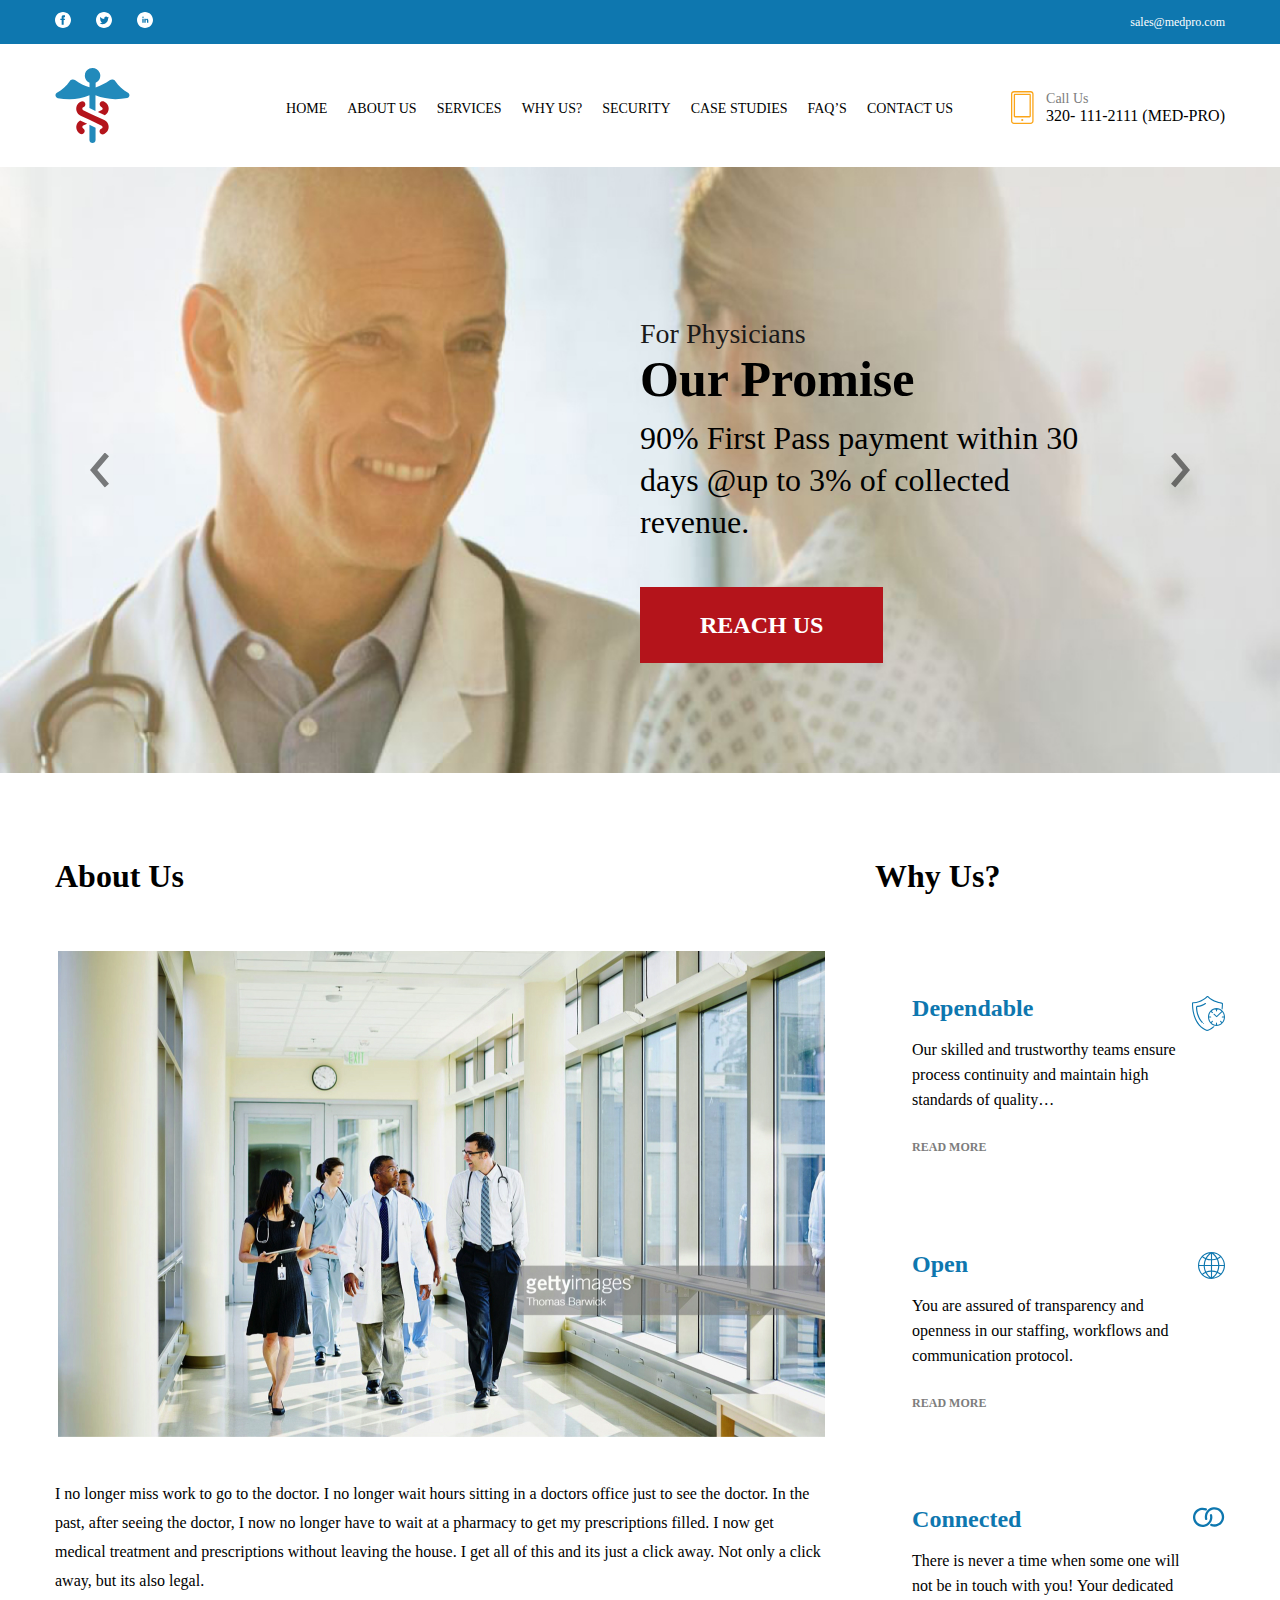
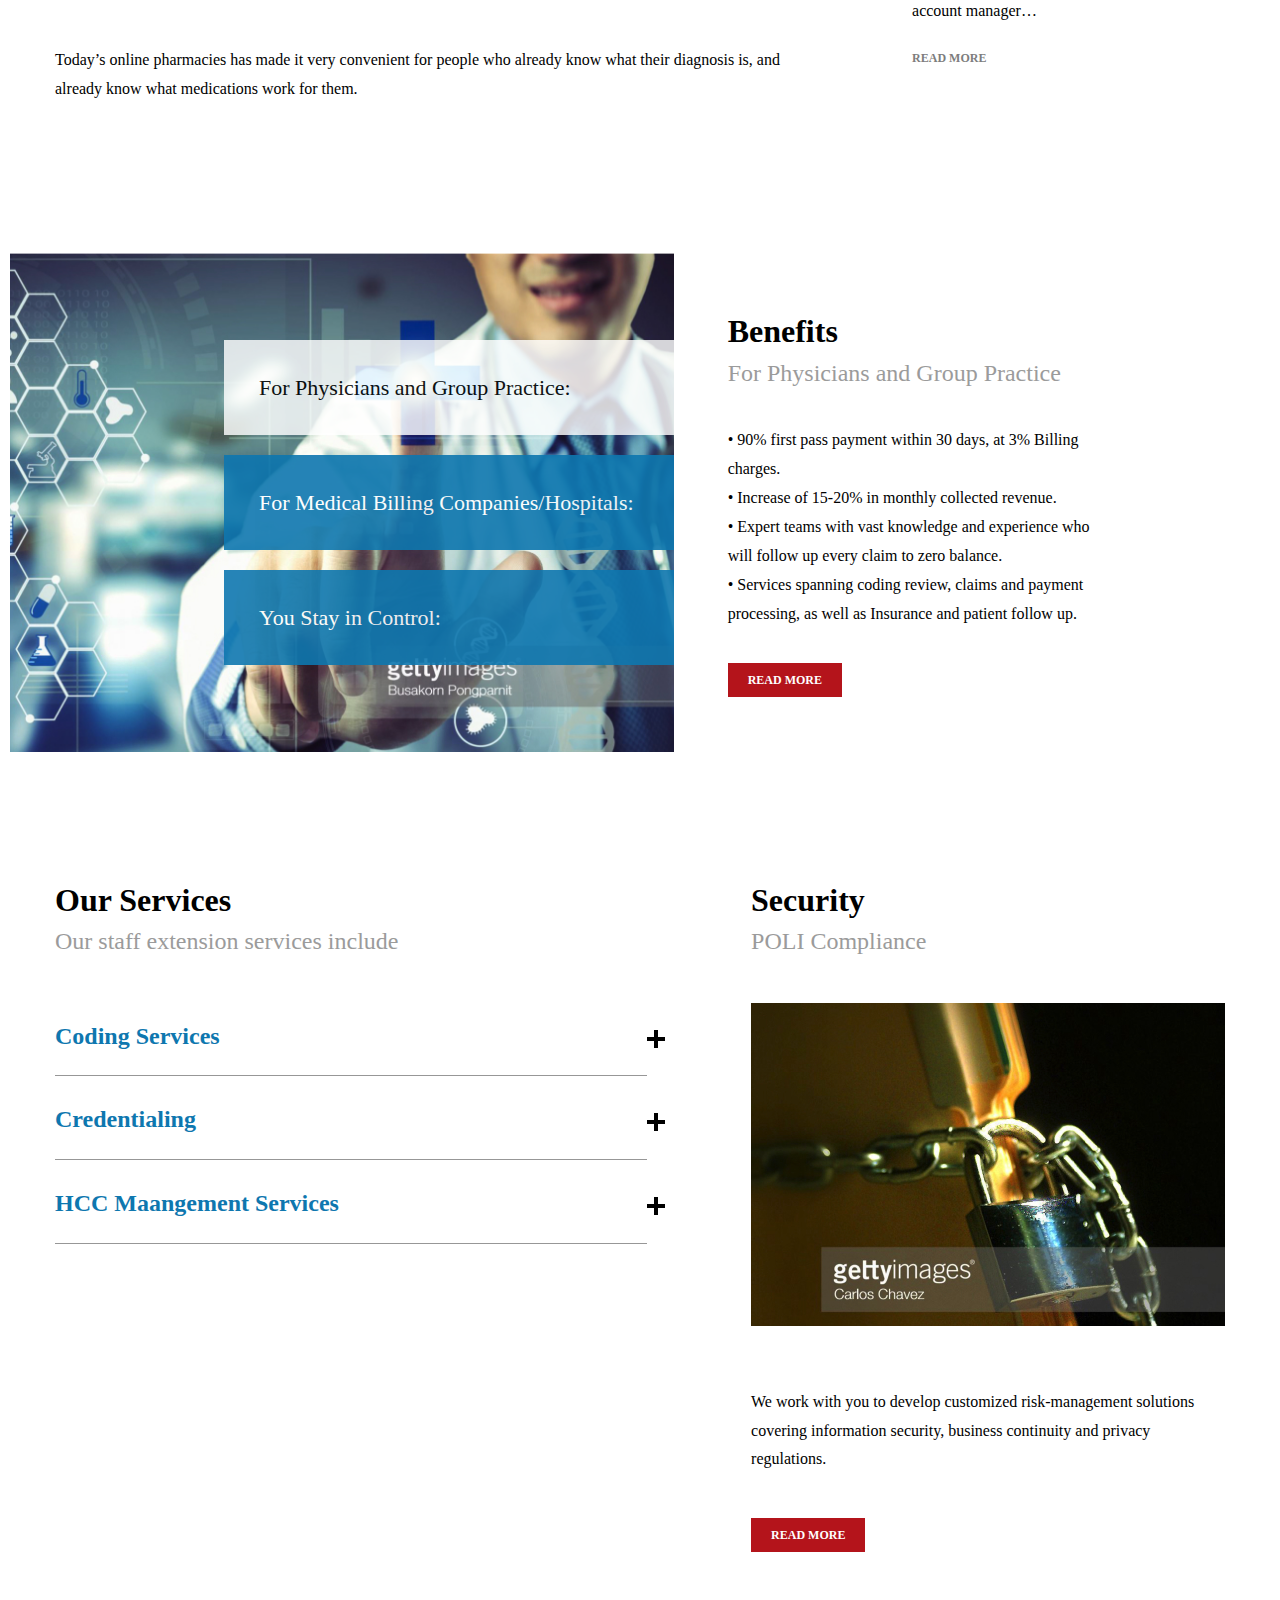
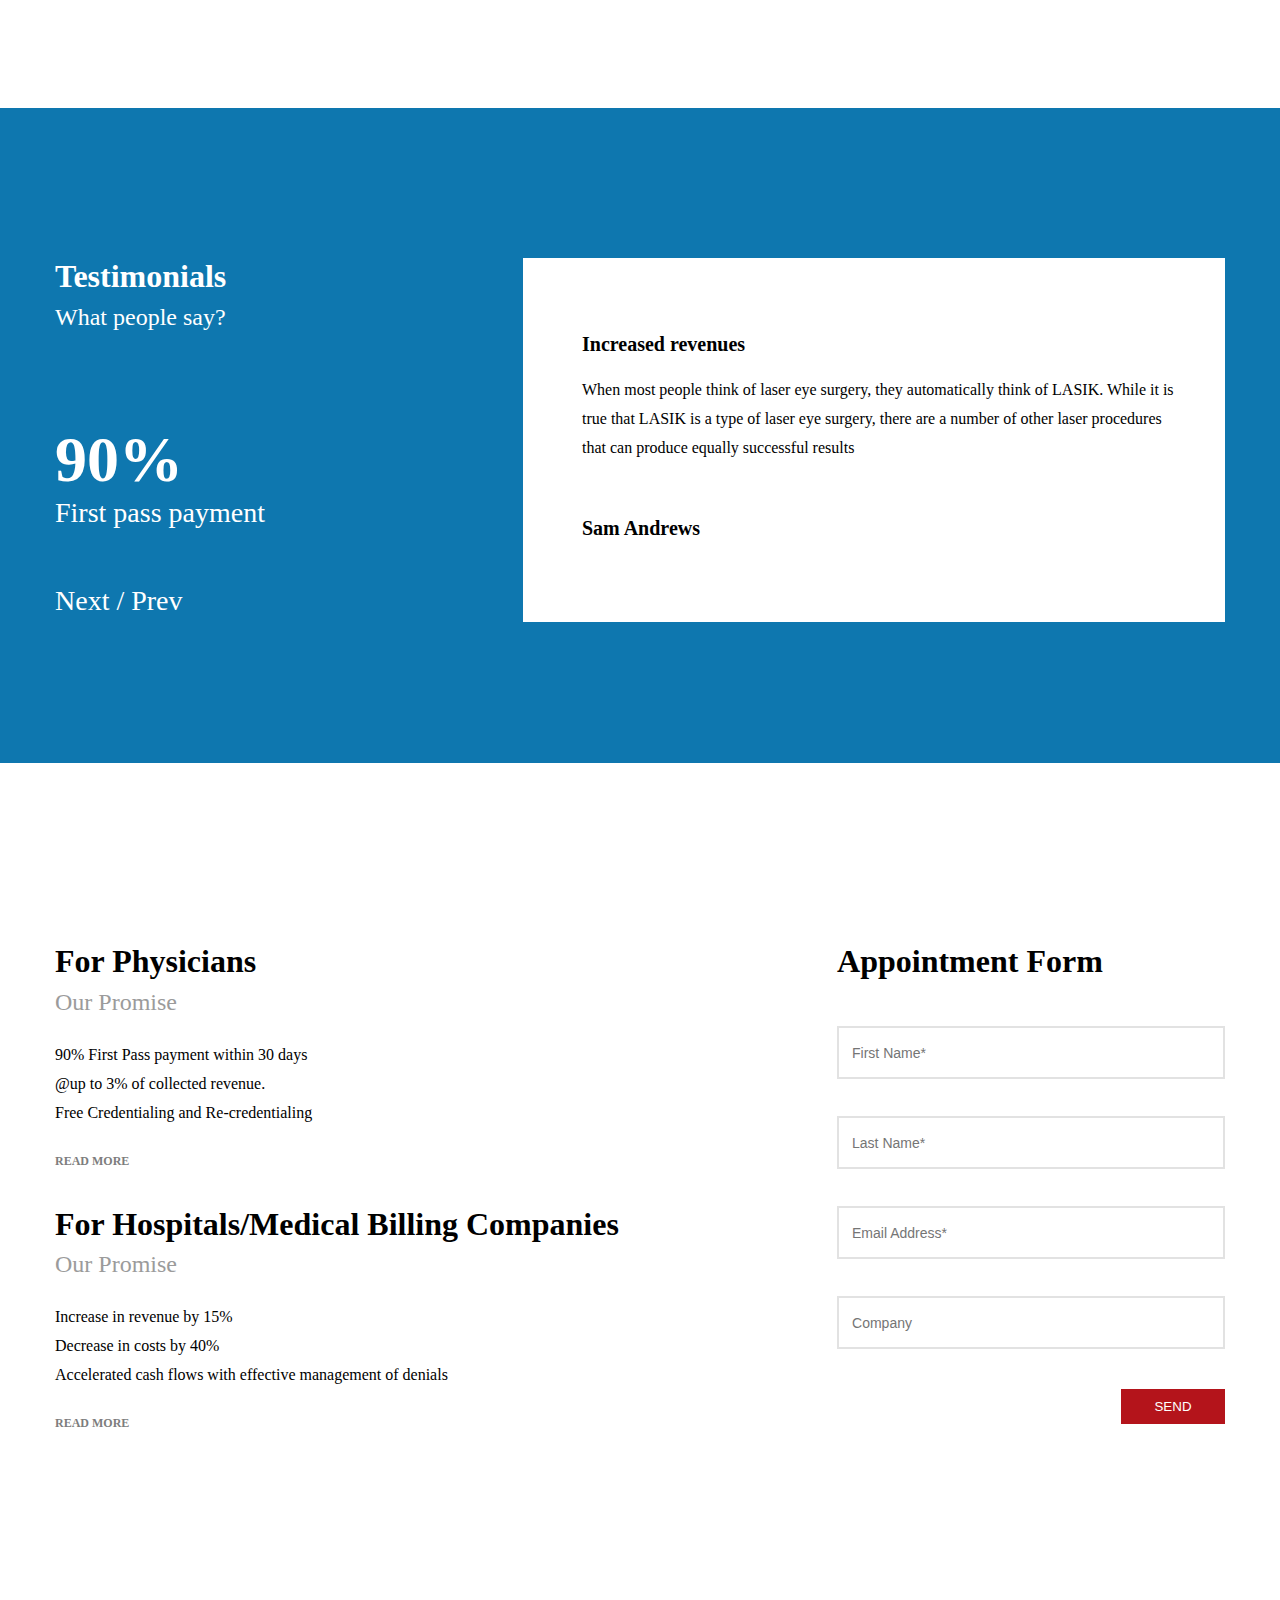
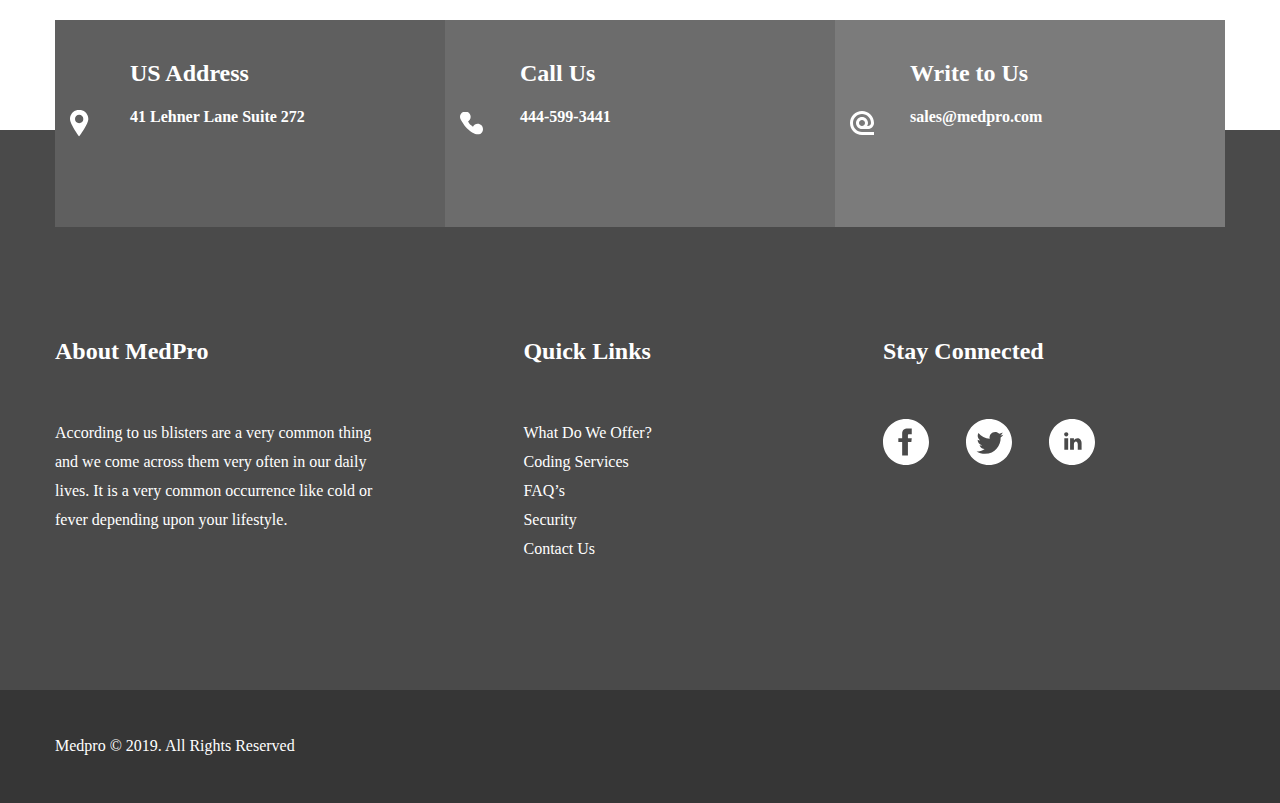
<file: index.html>
<!DOCTYPE html>
<html lang="en">
<head>
   <meta charset="UTF-8">
   <meta http-equiv="X-UA-Compatible" content="IE=edge">
   <meta name="viewport" content="width=device-width, initial-scale=1.0">
   <link rel="stylesheet" href="css/style.css">
   <title>Self 17</title>
</head>
<body>
   <div class="wrapper">
      <header class="header">
         <div class="header__up">
            <div class="container">
               <div class="header__up_body">
                  <div class="header__soces">
                     <a href="#" class="header__soc_link"><img src="img/soc11.svg" alt="icon"></a>
                     <a href="#" class="header__soc_link"><img src="img/soc12.svg" alt="icon"></a>
                     <a href="#" class="header__soc_link"><img src="img/soc13.svg" alt="icon"></a>
                  </div>
                  <a href="#" class="header__link1">sales@medpro.com</a></div>
               </div>
         </div>
         <div class="header__next">
            <div class="container">
               <div class="header__body">
                  <a href="#" class="header__logo"><img src="img/logo.svg" alt="icon"></a>
                  <div class="header__part2">
                     <nav class="header__menu menu">
                        <ul class="menu__list">
                           <li class="menu__item">
                              <a href="#" class="menu__link">HOME</a>
                           </li>
                           <li class="menu__item">
                              <a href="#" class="menu__link">ABOUT US</a>
                           </li>
                           <li class="menu__item">
                              <a href="#" class="menu__link">SERVICES</a>
                           </li>
                           <li class="menu__item">
                              <a href="#" class="menu__link">WHY US?</a>
                           </li>
                           <li class="menu__item">
                              <a href="#" class="menu__link">SECURITY</a>
                           </li>
                           <li class="menu__item">
                              <a href="#" class="menu__link">CASE STUDIES</a>
                           </li>
                           <li class="menu__item">
                              <a href="#" class="menu__link">FAQ’S</a>
                           </li>
                           <li class="menu__item">
                              <a href="#" class="menu__link">CONTACT US</a>
                           </li>
                        </ul>
                     </nav>
                     <a href="#" class="header__phone">
                        <img src="img/tel.svg" alt="icon" class="header__img_tel">
                        <div class="header__tel_text">
                           Call Us<br><span>320- 111-2111 (MED-PRO)</span>
                        </div>
                     </a>
                  </div>
               </div>
            </div>
         </div>
      </header>
      <main class="page">
         <div class="page1">
            <div class="product">
               <img src="img/arrow1.svg" alt="icon" class="page1__arrow page1__arrow1">
               <div class="product_item">
                  <div class="container2">
                     <div class="page1__body">
                        <div class="page1__bock_text">
                           <figure class="page1__text1">For Physicians</figure>
                           <h1 class="page1__title">Our Promise</h1>
                           <p class="page1__text2">90% First Pass payment within 30 days @up to 3% of collected revenue.</p>
                           <a href="#" class="page1__link">REACH US</a>
                        </div>
                     </div>
                  </div>
               </div>
               <div class="product_item">
                  <div class="container2">
                     <div class="page1__body">
                        <div class="page1__bock_text">
                           <figure class="page1__text1">For Physicians</figure>
                           <h1 class="page1__title">Our Promise</h1>
                           <p class="page1__text2">90% First Pass payment within 30 days @up to 3% of collected revenue.</p>
                           <a href="#" class="page1__link">REACH US</a>
                        </div>
                     </div>
                  </div>
               </div>
               <img src="img/arrow2.svg" alt="icon" class="page1__arrow page1__arrow2">
            </div>
         </div>
         <div class="page2">
            <div class="container">
               <div class="page2__body">
                  <div class="page2__part1">
                     <h2 class="page2__title title">About Us</h2>
                     <img src="img/img2.jpg" alt="icon" class="page2__img">
                     <p class="page2__text1 text">
                        I no longer miss work to go to the doctor. I no longer wait hours sitting in a 
                        doctors office just to see the doctor. In the past, after seeing the doctor, I 
                        now no longer have to wait at a pharmacy to get my prescriptions filled. I now 
                        get medical treatment and prescriptions without leaving the house. I get all of 
                        this and its just a click away. Not only a click away, but its also legal.
                     </p>
                     <p class="page2__text2 text">
                        Today’s online pharmacies has made it very convenient for people who already know 
                        what their diagnosis is, and already know what medications work for them.
                     </p>
                  </div>
                  <div class="page2__part2">
                     <h2 class="page2__title title title21">Why Us?</h2>
                     <div class="page2__block_text block2">
                        <img src="img/img21.svg" alt="icon" class="block2__img">
                        <strong class="block2__title">Dependable</strong>
                        <figure class="block2__text1">
                           Our skilled and trustworthy teams ensure process continuity and maintain high standards of quality…
                        </figure>
                        <a href="#" class="block2__link">READ MORE</a>
                     </div>
                     <div class="page2__block_text block2">
                        <img src="img/img22.svg" alt="icon" class="block2__img">
                        <strong class="block2__title">Open</strong>
                        <figure class="block2__text1">
                           You are assured of transparency and openness in our staffing, workflows and communication protocol. 
                        </figure>
                        <a href="#" class="block2__link">READ MORE</a>
                     </div>
                     <div class="page2__block_text block2">
                        <img src="img/img23.svg" alt="icon" class="block2__img">
                        <strong class="block2__title">Connected</strong>
                        <figure class="block2__text1">
                           There is never a time when some one will not be in touch with you!  Your dedicated account manager…
                        </figure>
                        <a href="#" class="block2__link">READ MORE</a>
                     </div>
                  </div>
               </div>
            </div>
         </div>
         <div class="page3">
            <div class="container2">
               <div class="page3__body">
                  <div class="page3__part1">
                     <div class="page3__choices">
                        <figure class="page3__choice page3__choice1">For Physicians and Group Practice:</figure>
                        <figure class="page3__choice">For Medical Billing Companies/Hospitals:</figure>
                        <figure class="page3__choice">You Stay in Control:</figure>
                     </div>
                  </div>
                  <div class="page3__part2">
                     <h3 class="page3__title title">Benefits</h3>
                     <figure class="page3__text2 text2">For Physicians and Group Practice</figure>
                     <ul class="page3__list">
                        <li class="page3__item text">
                           • 90% first pass payment within 30 days, at 3% Billing charges.
                        </li>
                        <li class="page3__item text">
                           • 	Increase of 15-20% in monthly collected revenue.
                        </li>
                        <li class="page3__item text">
                           • 	Expert teams with vast knowledge and experience who will follow up every claim to zero balance.
                        </li>
                        <li class="page3__item text">
                           • 	Services spanning coding review, claims and payment processing, as well as Insurance and patient follow up.
                        </li>
                     </ul>
                     <a href="#" class="page3__link">READ MORE</a>
                  </div>
               </div>
            </div>
         </div>
         <div class="page4">
            <div class="container">
               <div class="page4__body">
                  <div class="page4__part1">
                     <h3 class="page4__title title">Our Services</h3>
                     <figure class="page4__text2 text2">Our staff extension services include</figure>
                     <div class="page4__zer one">
                        <div class="page4__block_text block4 block42">
                           <div class="block4__up">
                              <strong class="block4__title text3">Coding Services</strong>
                              <div class="block4__plus"></div>
                           </div>
                           <div class="block41">
                              <div class="block4__block_img">
                                 <img src="img/img41.png" alt="icon" class="block4__img">
                                 <div class="block4__block_text">
                                    <figure class="block4__text1 text">
                                       We offer high quality coding and auditing services to hospitals and physicians; 
                                       services extended for Anesthesia, Radiology, E&M and Surgery coding.
                                    </figure>
                                    <a href="#" class="block4__link">READ MORE</a>
                                 </div>
                              </div>
                           </div>
                        </div>
                        <div class="page4__block_text block4">
                           <div class="block4__up">
                              <strong class="block4__title text3">Credentialing</strong>
                              <div class="block4__plus"></div>
                           </div>
                           <div class="block41">
                              <div class="block4__block_img">
                                 <img src="img/img41.png" alt="icon" class="block4__img">
                                 <div class="block4__block_text">
                                    <figure class="block4__text1 text">
                                       We offer high quality coding and auditing services to hospitals and physicians; 
                                       services extended for Anesthesia, Radiology, E&M and Surgery coding.
                                    </figure>
                                    <a href="#" class="block4__link">READ MORE</a>
                                 </div>
                              </div>
                           </div>
                        </div>
                        <div class="page4__block_text block4">
                           <div class="block4__up">
                              <strong class="block4__title text3">HCC Maangement Services</strong>
                              <div class="block4__plus"></div>
                           </div>
                           <div class="block41">
                              <div class="block4__block_img">
                                 <img src="img/img41.png" alt="icon" class="block4__img">
                                 <div class="block4__block_text">
                                    <figure class="block4__text1 text">
                                       We offer high quality coding and auditing services to hospitals and physicians; 
                                       services extended for Anesthesia, Radiology, E&M and Surgery coding.
                                    </figure>
                                    <a href="#" class="block4__link">READ MORE</a>
                                 </div>
                              </div>
                           </div>
                        </div>
                     </div>
                  </div>
                  <div class="page4__part2">
                     <h3 class="page4__title title">Security</h3>
                     <figure class="page4__text2 text2">POLI Compliance</figure>
                     <img src="img/img42.jpg" alt="icon" class="page4__img2">
                     <p class="page4__text4 text">
                        We work with you to develop customized risk-management solutions covering information 
                        security, business continuity and privacy regulations.
                     </p>
                     <a href="#" class="page4__link4 btn">READ MORE</a>
                  </div>
               </div>
            </div>
         </div>
         <div class="page5">
            <div class="container">
               <div class="page5__body">
                  <div class="page5__part1 white">
                     <h3 class="page5__title title white">Testimonials</h3>
                     <figure class="page5__text1">What people say?</figure>
                     <figure class="page5__text2">90%</figure>
                     <figure class="page5__text3">First pass payment</figure>
                     <figure class="page5__text4">Next / Prev</figure>
                  </div>
                  <div class="page5__part2">
                     <strong class="page5__text01 page5__text011">Increased revenues</strong>
                     <p class="page5__text02 text">
                        When most people think of laser eye surgery, they automatically think of LASIK. While 
                        it is true that LASIK is a type of laser eye surgery, there are a number of other laser 
                        procedures that can produce equally successful results 
                     </p>
                     <strong class="page5__text01">Sam Andrews</strong>
                  </div>
               </div>
            </div>
         </div>
         <div class="page6">
            <div class="container">
               <div class="page6__body">
                  <div class="page6__part1">
                     <div class="page6__block_text block6">
                        <h5 class="block6__title title">For Physicians</h5>
                        <figure class="block6__text2 text2">Our Promise</figure>
                        <p class="block6__text text">
                           90% First Pass payment within 30 days 
                           <br>@up to 3% of collected revenue. 
                           <br>Free Credentialing and Re-credentialing
                        </p>
                        <a href="#" class="block6__link">READ MORE</a>
                     </div>
                     <div class="page6__block_text block6">
                        <h5 class="block6__title title">For Hospitals/Medical Billing Companies </h5>
                        <figure class="block6__text2 text2">Our Promise</figure>
                        <p class="block6__text text">
                           Increase in revenue by 15%
                           <br>Decrease in costs by 40%
                           <br>Accelerated cash flows with effective management of denials
                        </p>
                        <a href="#" class="block6__link">READ MORE</a>
                     </div>
                  </div>
                  <div class="page6__part2">
                     <h4 class="page6__title title">Appointment Form</h4>
                     <form action="#" class="page6__form">
                        <input type="text" class="page6__input" placeholder="First Name*">
                        <input type="text" class="page6__input" placeholder="Last Name*">
                        <input type="text" class="page6__input" placeholder="Email Address*">
                        <input type="text" class="page6__input last_input" placeholder="Company">
                        <button class="page6__link">SEND</button>
                     </form>
                  </div>
               </div>
            </div>
         </div>
         <div class="page7">
            <div class="container">
               <div class="page7__body">
                  <a href="#" class="page7__block_text block61 white">
                     <img src="img/soc61.svg" alt="icon" class="page7__img">
                     <div class="page7__text">
                        US Address<br><span>41 Lehner Lane Suite 272</span>
                     </div>
                  </a>
                  <a href="tel:4445993441" class="page7__block_text block62 white">
                     <img src="img/soc62.svg" alt="icon" class="page7__img">
                     <div class="page7__text">
                        Call Us<br><span>444-599-3441</span>
                     </div>
                  </a>
                  <a href="mailto:sales@medpro.com" class="page7__block_text block63 white">
                     <img src="img/soc63.svg" alt="icon" class="page7__img">
                     <div class="page7__text">
                        Write to Us<br><span>sales@medpro.com</span>
                     </div>
                  </a>
               </div>
            </div>
         </div>
      </main>
      <footer class="footer">
         <div class="footer__part1">
            <div class="container">
               <div class="footer__body white">
                  <div class="footer__block block71">
                     <strong class="footer__title">About MedPro</strong>
                     <p class="footer__text text30">
                        According to us blisters are a very common thing and we come across them very often 
                        in our daily lives. It is a very common occurrence like cold or fever depending upon 
                        your lifestyle. 
                     </p>
                  </div>
                  <div class="footer__block block72">
                     <strong class="footer__title">Quick Links</strong>
                     <a href="#" class="footer__link text30">What Do We Offer?</a>
                     <a href="#" class="footer__link text30">Coding Services</a>
                     <a href="#" class="footer__link text30">FAQ’s</a>
                     <a href="#" class="footer__link text30">Security</a>
                     <a href="#" class="footer__link text30">Contact Us</a>
                  </div>
                  <div class="footer__block block73">
                     <strong class="footer__title">Stay Connected</strong>
                     <div class="footer__soces">
                        <a href="#" class="footer__soc_link"><img src="img/soc71.svg" alt="icon" class="img8"></a>
                        <a href="#" class="footer__soc_link"><img src="img/soc72.svg" alt="icon" class="img8"></a>
                        <a href="#" class="footer__soc_link"><img src="img/soc73.svg" alt="icon" class="img8"></a>
                     </div>
                  </div>
               </div>
            </div>
         </div>
         <div class="footer__last">
            <div class="container">
               <figure class="footer__last_text white">Medpro © 2019. All Rights Reserved</figure>
            </div>
         </div>
      </footer>
   </div>
   <script src="js/jquery-1.9.1.min.js"></script>
   <script src="js/main.js"></script>
</body>
</html>
</file>
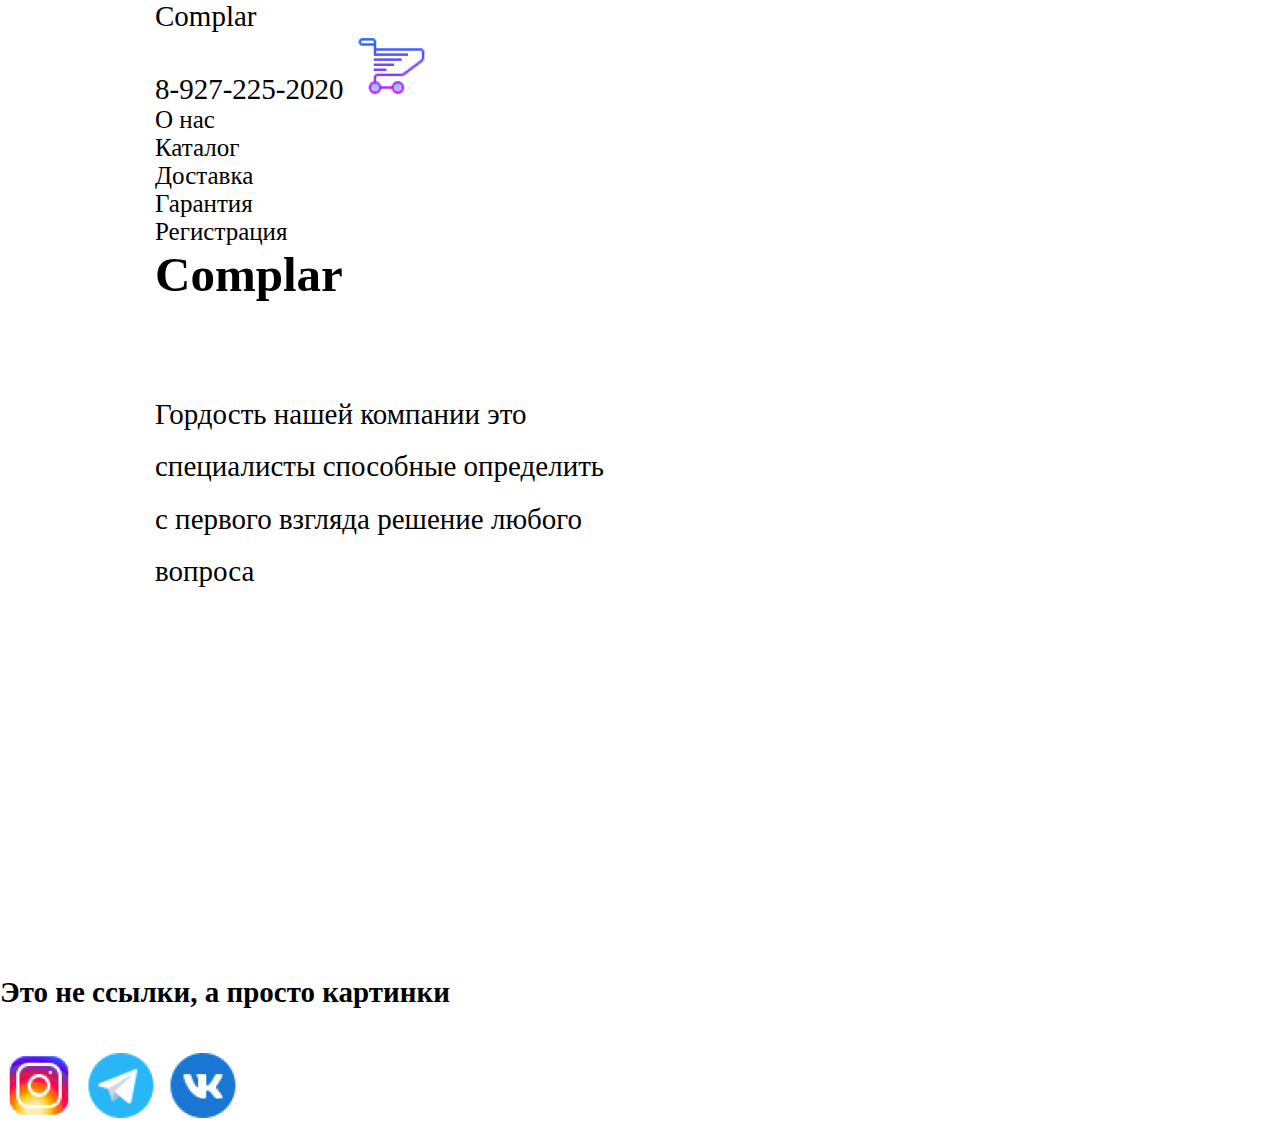
<file: index2.html>
<!DOCTYPE html>
<html lang="ru">
<head>
   <meta charset="UTF-8">
   <meta http-equiv="X-UA-Compatible" content="IE=edge">
   <meta name="viewport" content="width=device-width, initial-scale=1.0">
   <title>Self 12</title>
   <link rel="stylesheet" href="css/style.css">
   <link rel="stylesheet" href="css/media.css">
</head>
<body>
   <header class="header1">
      <div class="container">
         <div class="head center3">
            <div class="logo">
               <a href="index.html" class="logo_link text_head">
                  Complar
               </a>
            </div>
            <div class="head2 center1">
               <a href="tel:+79272252020" class="tel text_head">
                  8-927-225-2020
               </a>
               <a href="#" class="link_bask">
                  <img src="img/bask.png" alt="">
               </a>
            </div>
         </div>
      </div>
   </header>
   <header class="header2">
      <div class="container">
         <nav class="nav">
            <ul class="ul center3">
               <li class="li">
                  <a href="index2.html" class="nav_link">
                     О нас
                  </a>
               </li>
               <li class="li">
                  <a href="index3.html" class="nav_link">
                     Каталог
                  </a>
               </li>
               <li class="li">
                  <a href="index4.html" class="nav_link">
                     Доставка
                  </a>
               </li>
               <li class="li">
                  <a href="index6.html" class="nav_link">
                     Гарантия
                  </a>
               </li>
               <li class="li">
                  <a href="index5.html" class="nav_link">
                     Регистрация
                  </a>
               </li>
            </ul>
         </nav>
      </div>
   </header>
   <div class="p1">
      <div class="container">
         <h3 class="title1 center">
            Complar
         </h3>
         <div class="page1 center31 page2">
            <div class="page1_text">
               <p class="page1_text text">
                  Гордость нашей компании это специалисты способные 
                  определить с первого взгляда решение любого вопроса
               </p>
            </div>
            <div class="page2_img page22_img"></div>
         </div>
      </div>
   </div>
   <footer class="footer">
      <h3 class="footer_title text center">
         Это не ссылки, а просто картинки
      </h3>
      <div class="footer_soc center2">
         <a href="#" class="footer_link">
            <img src="img/soc1.png" alt="">
         </a>
         <a href="#" class="footer_link">
            <img src="img/soc2.png" alt="">
         </a>
         <a href="#" class="footer_link">
            <img src="img/soc3.png" alt="">
         </a>
      </div>
   </footer>
</body>
</html>
</file>
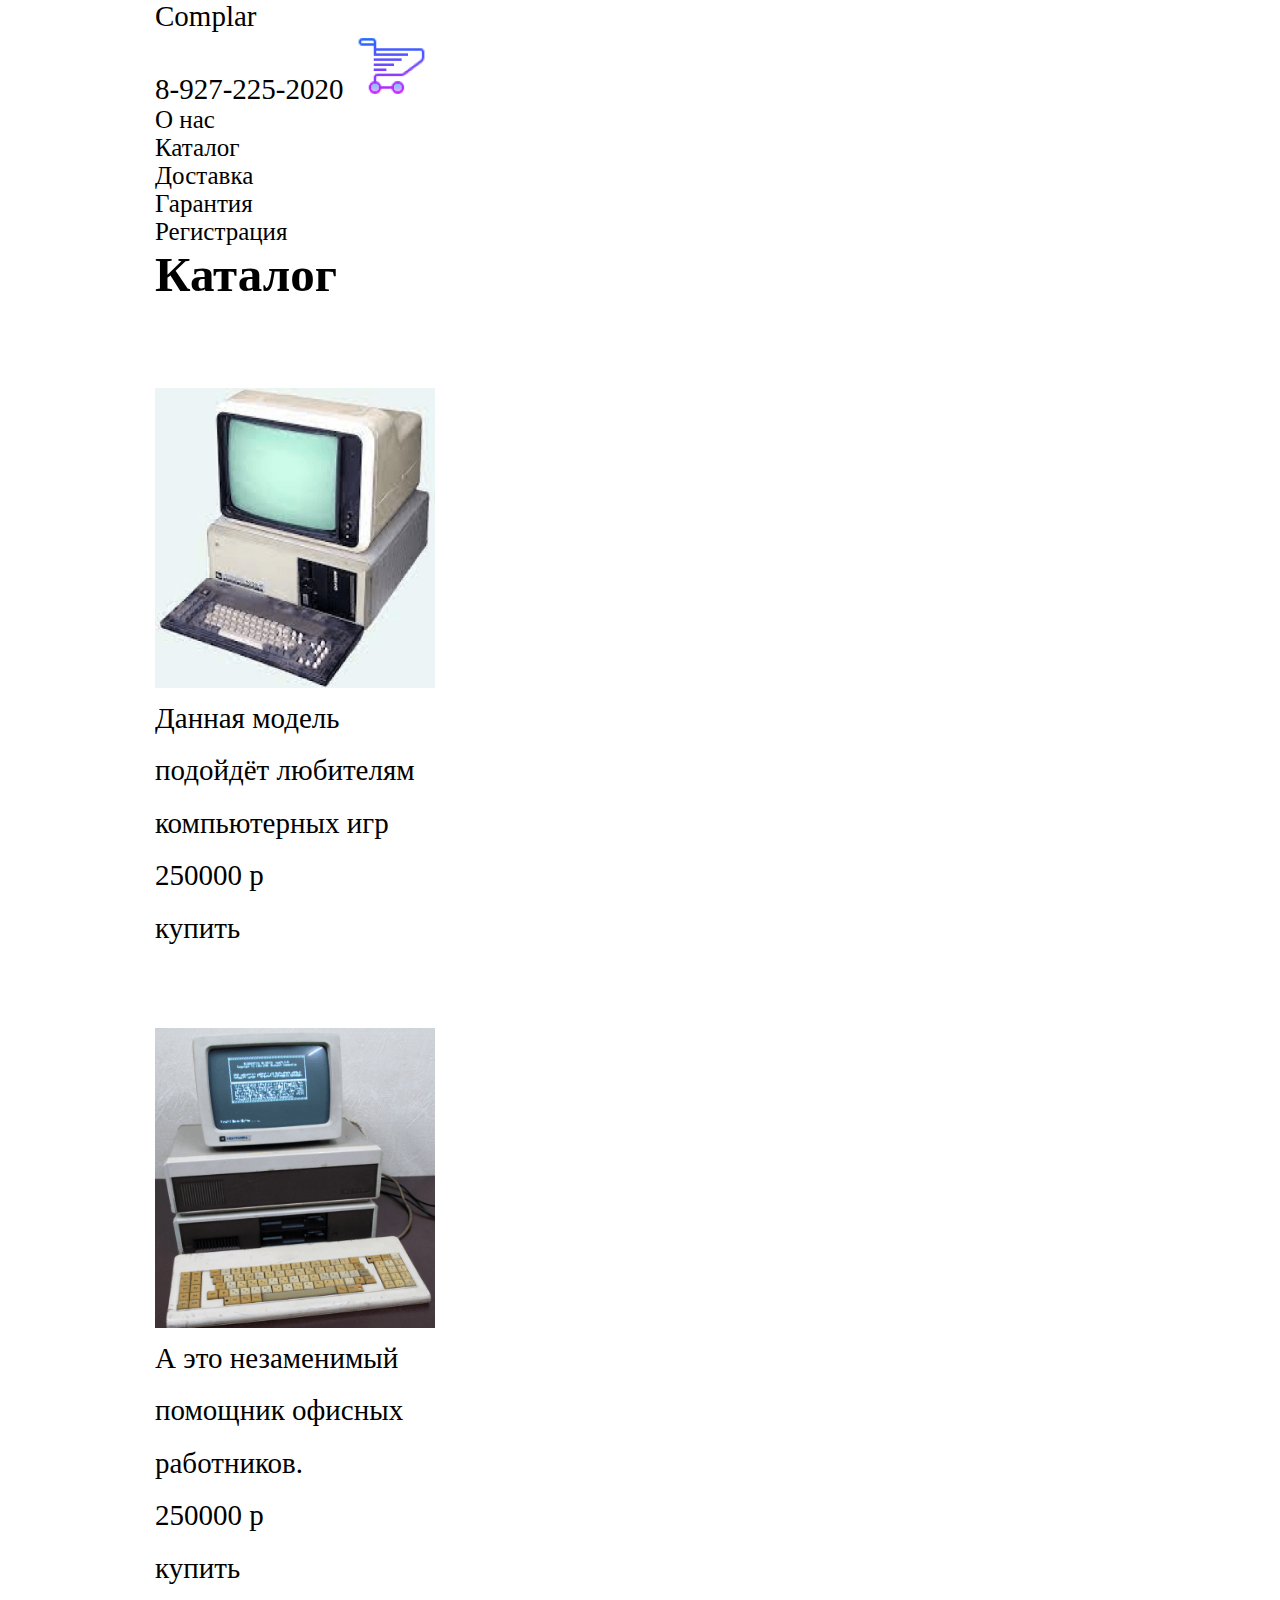
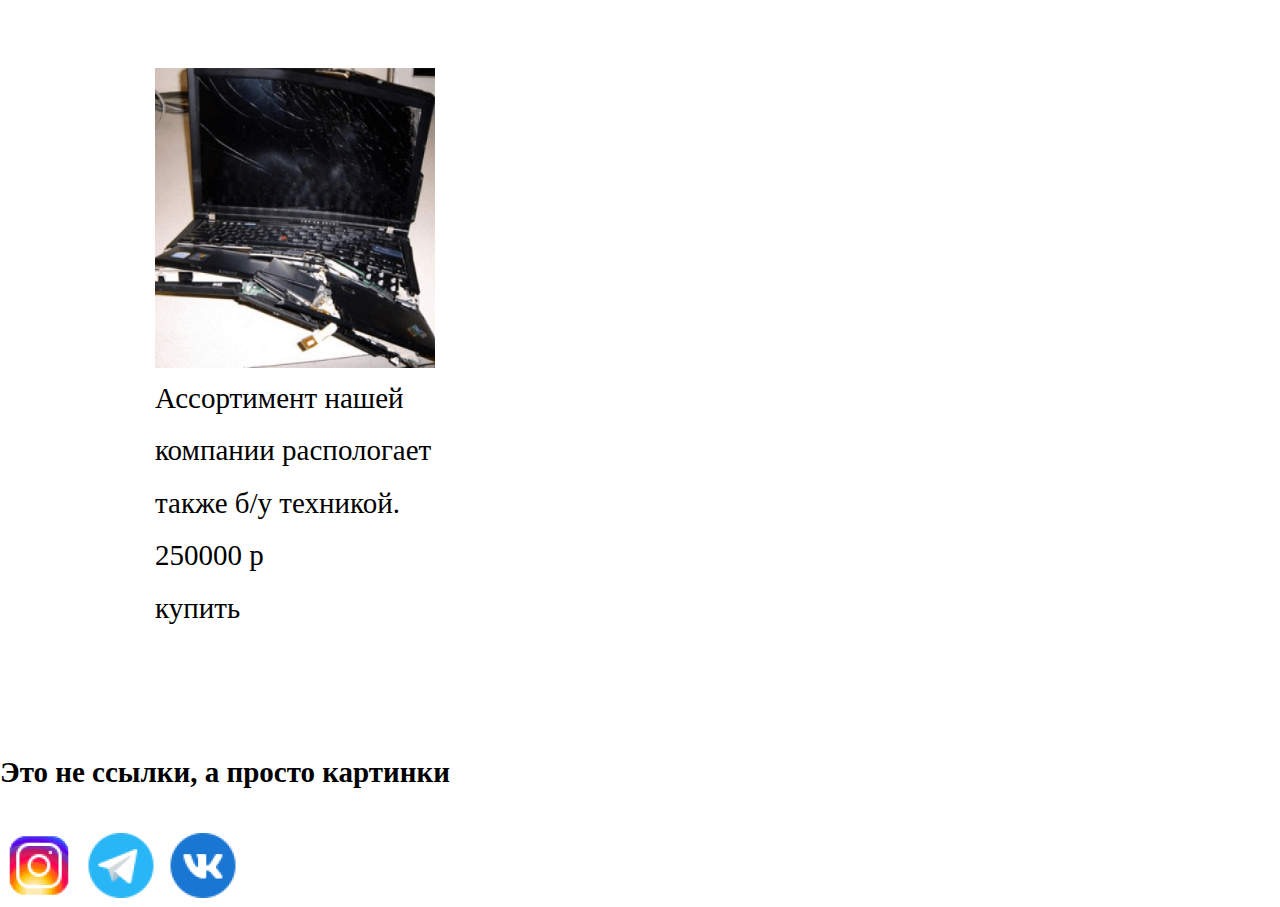
<file: index3.html>
<!DOCTYPE html>
<html lang="ru">
<head>
   <meta charset="UTF-8">
   <meta http-equiv="X-UA-Compatible" content="IE=edge">
   <meta name="viewport" content="width=device-width, initial-scale=1.0">
   <title>Self 13</title>
   <link rel="stylesheet" href="css/style.css">
   <link rel="stylesheet" href="css/media.css">
</head>
<body>
   <header class="header1">
      <div class="container">
         <div class="head center3">
            <div class="logo">
               <a href="index.html" class="logo_link text_head">
                  Complar
               </a>
            </div>
            <div class="head2 center1">
               <a href="tel:+79272252020" class="tel text_head">
                  8-927-225-2020
               </a>
               <a href="#" class="link_bask">
                  <img src="img/bask.png" alt="">
               </a>
            </div>
         </div>
      </div>
   </header>
   <header class="header2">
      <div class="container">
         <nav class="nav">
            <ul class="ul center3">
               <li class="li">
                  <a href="index2.html" class="nav_link">
                     О нас
                  </a>
               </li>
               <li class="li">
                  <a href="index3.html" class="nav_link">
                     Каталог
                  </a>
               </li>
               <li class="li">
                  <a href="index4.html" class="nav_link">
                     Доставка
                  </a>
               </li>
               <li class="li">
                  <a href="index6.html" class="nav_link">
                     Гарантия
                  </a>
               </li>
               <li class="li">
                  <a href="index5.html" class="nav_link">
                     Регистрация
                  </a>
               </li>
            </ul>
         </nav>
      </div>
   </header>
   <div class="p1">
      <div class="container">
         <h3 class="title1 center">
            Каталог
         </h3>
         <div class="page1 page2 page21">
            <div class="blocks center3">
               <div class="bl_all">
                  <div class="block">
                     <div class="bl_img center2">
                        <img src="img/bl1.png" alt="">
                     </div>
                     <div class="bl_text center text">
                        Данная модель подойдёт любителям компьютерных игр
                     </div>
                     <div class="prize text center">
                        250000 р
                     </div>
                     <div class="btn_1 center2">
                        <a href="#" target="_blank" class="text bl_btn center center2">
                           купить
                        </a>
                     </div>
                  </div>
               </div>
               <div class="bl_all">
                  <div class="block">
                     <div class="bl_img center2">
                        <img src="img/bl2.png" alt="">
                     </div>
                     <div class="bl_text center text">
                        А это незаменимый помощник офисных работников.
                     </div>
                     <div class="prize text center">
                        250000 р
                     </div>
                     <div class="btn_1 center2">
                        <a href="#" target="_blank" class="text bl_btn center center2">
                           купить
                        </a>
                     </div>
                  </div>
               </div>
               <div class="bl_all">
                  <div class="block">
                     <div class="bl_img center2">
                        <img src="img/bl3.png" alt="">
                     </div>
                     <div class="bl_text center text">
                        Ассортимент нашей компании распологает также 
                        б/у техникой.
                     </div>
                     <div class="prize text center">
                        250000 р
                     </div>
                     <div class="btn_1 center2">
                        <a href="#" target="_blank" class="text bl_btn center center2">
                           купить
                        </a>
                     </div>
                  </div>
               </div>
            </div>
         </div>
      </div>
   </div>
   <footer class="footer">
      <h3 class="footer_title text center">
         Это не ссылки, а просто картинки
      </h3>
      <div class="footer_soc center2">
         <a href="#" class="footer_link">
            <img src="img/soc1.png" alt="">
         </a>
         <a href="#" class="footer_link">
            <img src="img/soc2.png" alt="">
         </a>
         <a href="#" class="footer_link">
            <img src="img/soc3.png" alt="">
         </a>
      </div>
   </footer>
</body>
</html>
</file>
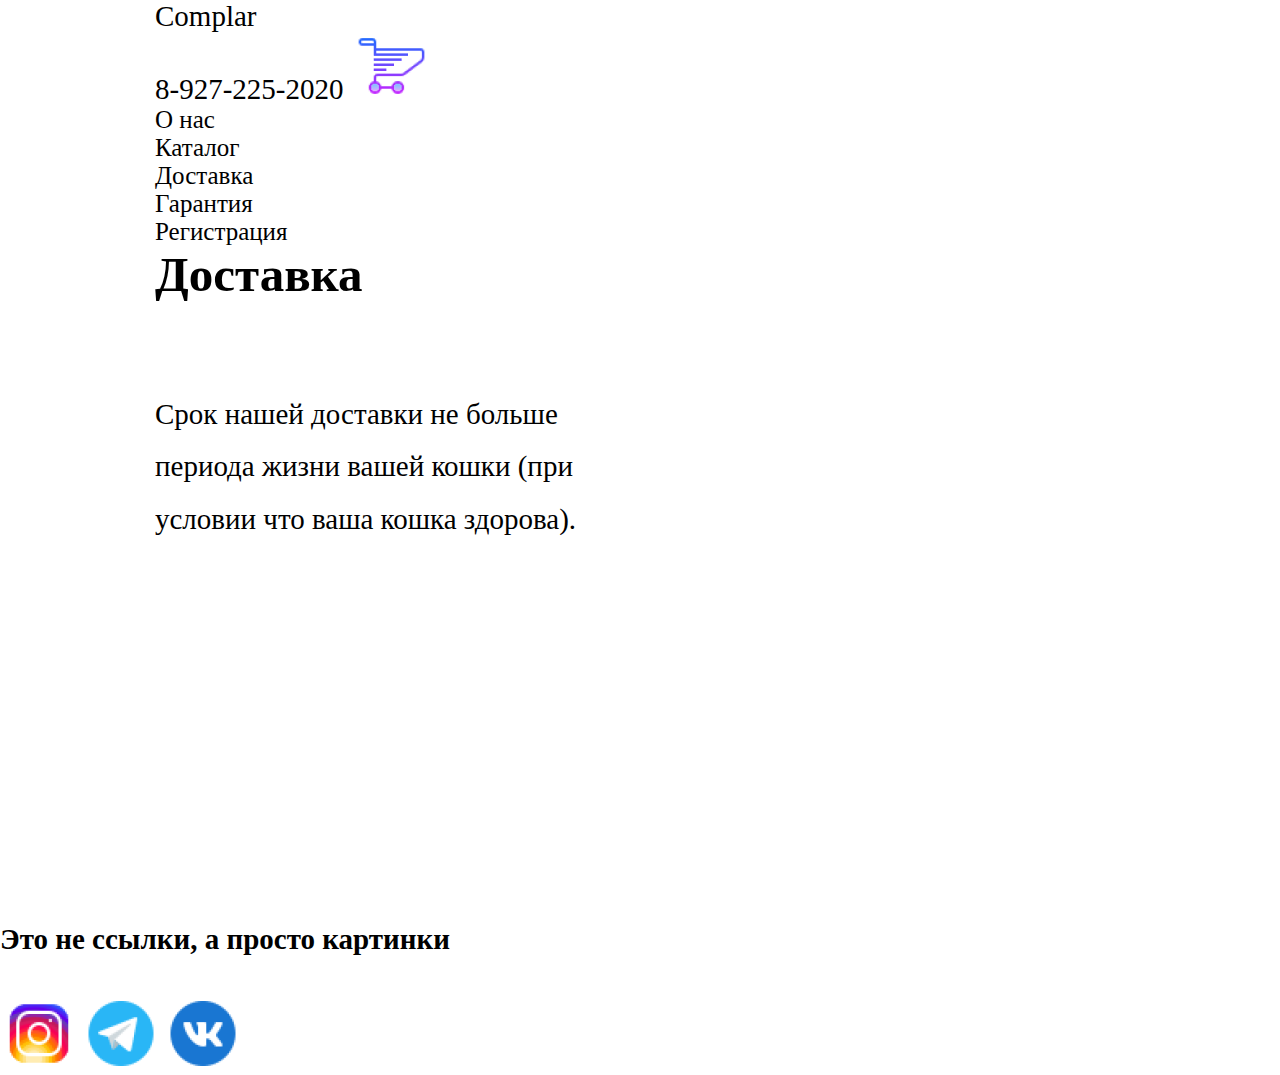
<file: index4.html>
<!DOCTYPE html>
<html lang="ru">
<head>
   <meta charset="UTF-8">
   <meta http-equiv="X-UA-Compatible" content="IE=edge">
   <meta name="viewport" content="width=device-width, initial-scale=1.0">
   <title>Self 14</title>
   <link rel="stylesheet" href="css/style.css">
   <link rel="stylesheet" href="css/media.css">
</head>
<body>
   <header class="header1">
      <div class="container">
         <div class="head center3">
            <div class="logo">
               <a href="index.html" class="logo_link text_head">
                  Complar
               </a>
            </div>
            <div class="head2 center1">
               <a href="tel:+79272252020" class="tel text_head">
                  8-927-225-2020
               </a>
               <a href="#" class="link_bask">
                  <img src="img/bask.png" alt="">
               </a>
            </div>
         </div>
      </div>
   </header>
   <header class="header2">
      <div class="container">
         <nav class="nav">
            <ul class="ul center3">
               <li class="li">
                  <a href="index2.html" class="nav_link">
                     О нас
                  </a>
               </li>
               <li class="li">
                  <a href="index3.html" class="nav_link">
                     Каталог
                  </a>
               </li>
               <li class="li">
                  <a href="index4.html" class="nav_link">
                     Доставка
                  </a>
               </li>
               <li class="li">
                  <a href="index6.html" class="nav_link">
                     Гарантия
                  </a>
               </li>
               <li class="li">
                  <a href="index5.html" class="nav_link">
                     Регистрация
                  </a>
               </li>
            </ul>
         </nav>
      </div>
   </header>
   <div class="p1">
      <div class="container">
         <h3 class="title1 center">
            Доставка
         </h3>
         <div class="page1 center31 page2">
            <div class="page1_text">
               <p class="page1_text text">
                  Срок нашей доставки не больше периода жизни вашей кошки (при условии что ваша кошка здорова).
               </p>
            </div>
            <div class="page3_img page22_img"></div>
         </div>
      </div>
   </div>
   <footer class="footer">
      <h3 class="footer_title text center">
         Это не ссылки, а просто картинки
      </h3>
      <div class="footer_soc center2">
         <a href="#" class="footer_link">
            <img src="img/soc1.png" alt="">
         </a>
         <a href="#" class="footer_link">
            <img src="img/soc2.png" alt="">
         </a>
         <a href="#" class="footer_link">
            <img src="img/soc3.png" alt="">
         </a>
      </div>
   </footer>
</body>
</html>
</file>
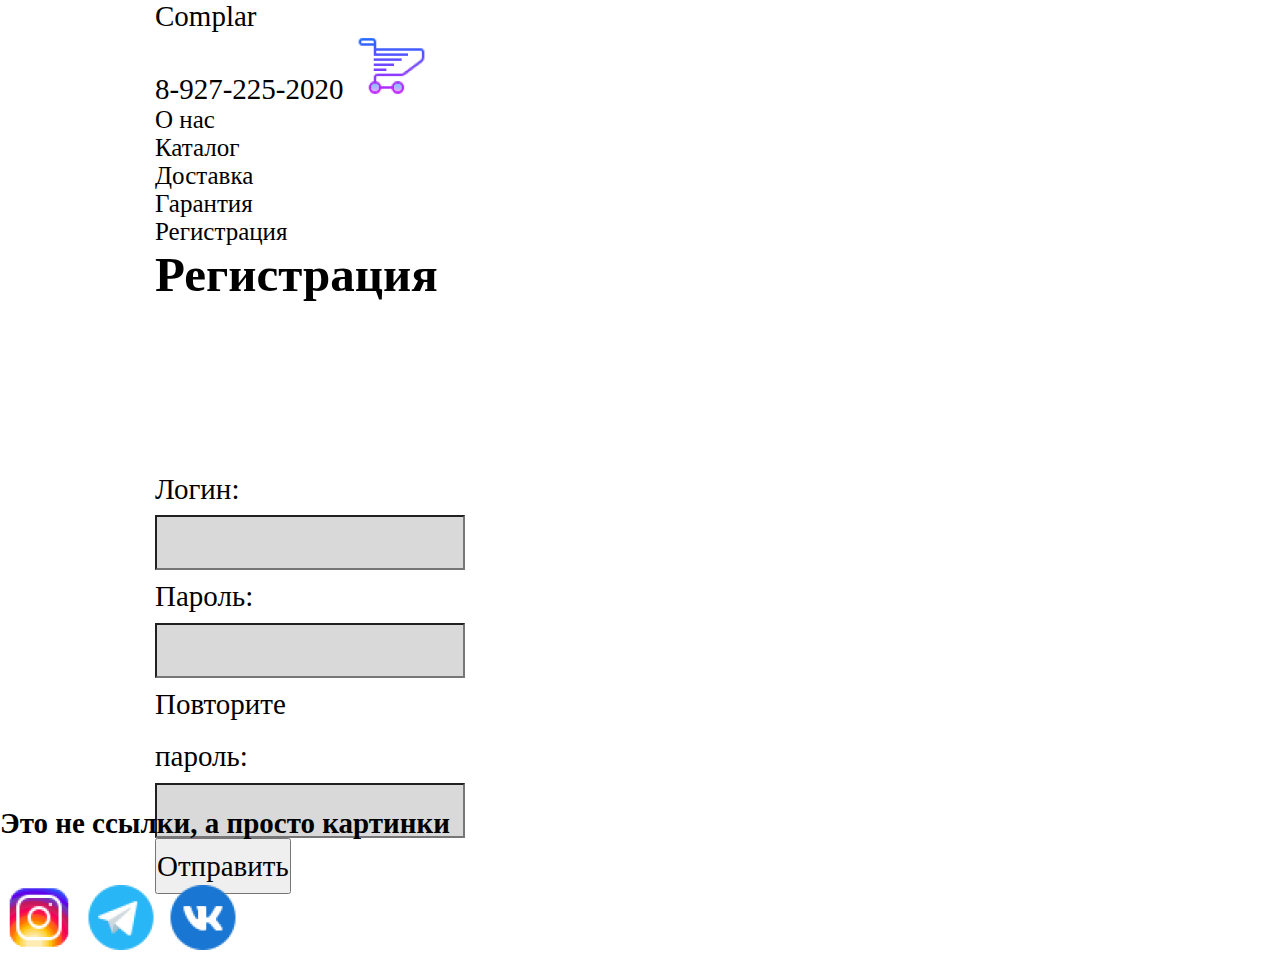
<file: index5.html>
<!DOCTYPE html>
<html lang="ru">
<head>
   <meta charset="UTF-8">
   <meta http-equiv="X-UA-Compatible" content="IE=edge">
   <meta name="viewport" content="width=device-width, initial-scale=1.0">
   <title>Self 15</title>
   <link rel="stylesheet" href="css/style.css">
   <link rel="stylesheet" href="css/media.css">
</head>
<body>
   <header class="header1">
      <div class="container">
         <div class="head center3">
            <div class="logo">
               <a href="index.html" class="logo_link text_head">
                  Complar
               </a>
            </div>
            <div class="head2 center1">
               <a href="tel:+79272252020" class="tel text_head">
                  8-927-225-2020
               </a>
               <a href="#" class="link_bask">
                  <img src="img/bask.png" alt="">
               </a>
            </div>
         </div>
      </div>
   </header>
   <header class="header2">
      <div class="container">
         <nav class="nav">
            <ul class="ul center3">
               <li class="li">
                  <a href="index2.html" class="nav_link">
                     О нас
                  </a>
               </li>
               <li class="li">
                  <a href="index3.html" class="nav_link">
                     Каталог
                  </a>
               </li>
               <li class="li">
                  <a href="index4.html" class="nav_link">
                     Доставка
                  </a>
               </li>
               <li class="li">
                  <a href="index6.html" class="nav_link">
                     Гарантия
                  </a>
               </li>
               <li class="li">
                  <a href="index5.html" class="nav_link">
                     Регистрация
                  </a>
               </li>
            </ul>
         </nav>
      </div>
   </header>
   <div class="p1">
      <div class="container">
         <h3 class="title1 center">
            Регистрация
         </h3>
         <div class="form0 center2">
            <form action="#" class="form">
               <div class="div center31">
                  <div class="div1">
                     <label for="input1" class="label label1 text">Логин:</label>
                  </div>
                  <input class="input input1 text" type="text">
               </div>
               <div class="div center31">
                  <div class="div1">
                     <label for="input2" class="label label2 text">Пароль:</label>
                  </div>
                  <input class="input input2 text" type="password">
               </div>
               <div class="div center31">
                  <div class="div1">
                     <label for="input3" class="label text">Повторите <br>пароль:</label>
                  </div>
                  <input class="input input3 text" type="password">
               </div>
               <div class="btn5 center2">
                  <button class="btn2 text" type="submit">Отправить</button>
               </div>
         </form>
      </div>
      </div>
   </div>
   <footer class="footer">
      <h3 class="footer_title text center">
         Это не ссылки, а просто картинки
      </h3>
      <div class="footer_soc center2">
         <a href="#" class="footer_link">
            <img src="img/soc1.png" alt="">
         </a>
         <a href="#" class="footer_link">
            <img src="img/soc2.png" alt="">
         </a>
         <a href="#" class="footer_link">
            <img src="img/soc3.png" alt="">
         </a>
      </div>
   </footer>
</body>
</html>
</file>
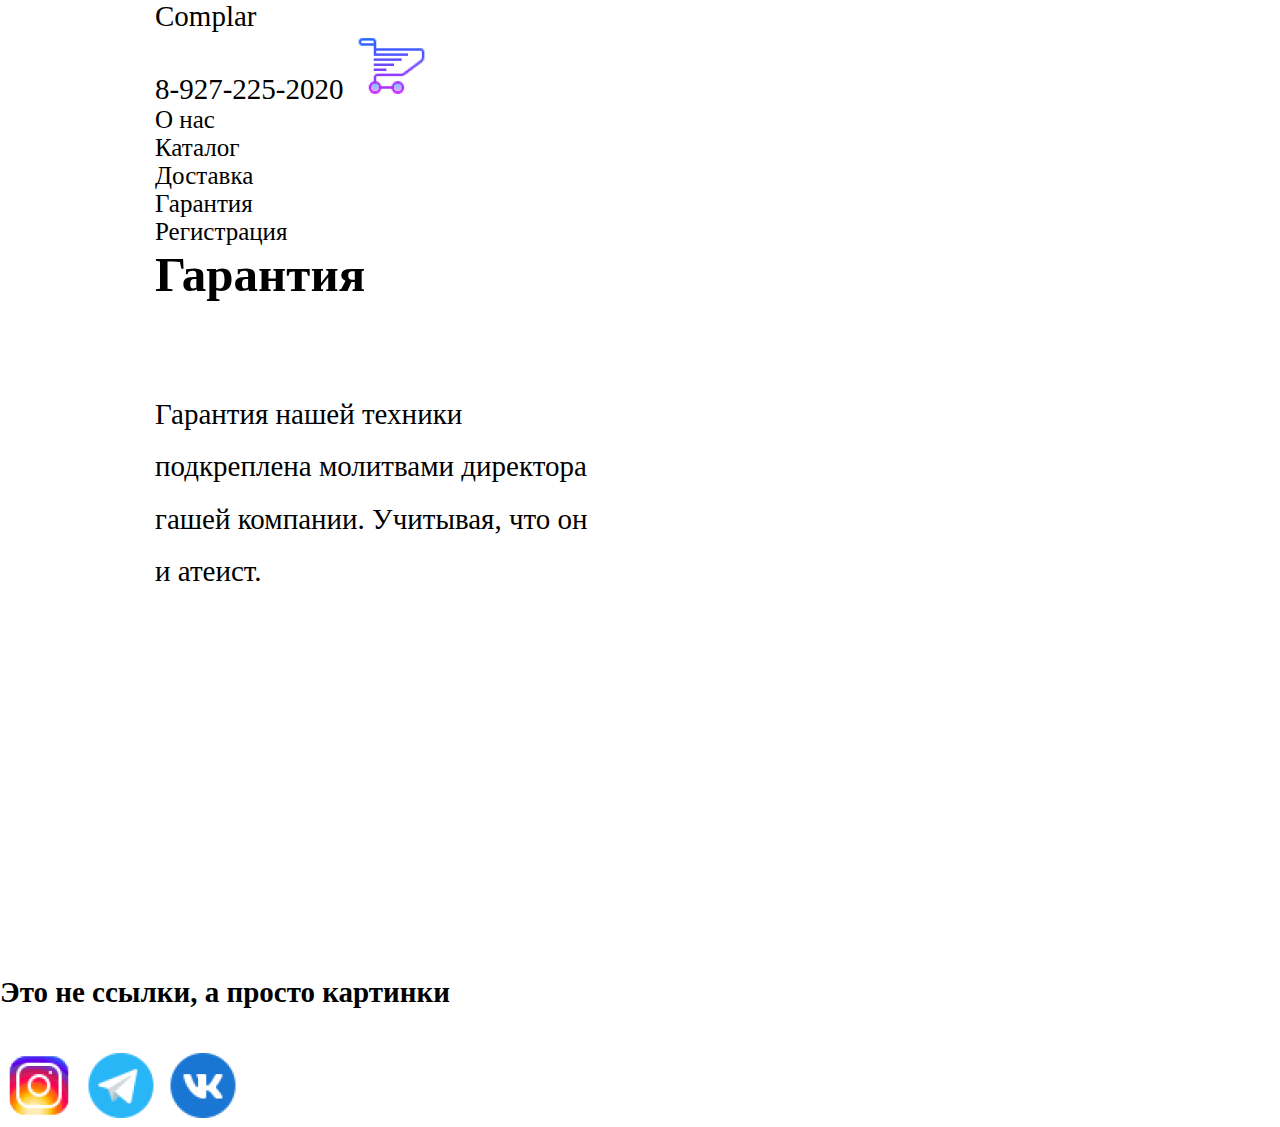
<file: index6.html>
<!DOCTYPE html>
<html lang="ru">
<head>
   <meta charset="UTF-8">
   <meta http-equiv="X-UA-Compatible" content="IE=edge">
   <meta name="viewport" content="width=device-width, initial-scale=1.0">
   <title>Self 16</title>
   <link rel="stylesheet" href="css/style.css">
   <link rel="stylesheet" href="css/media.css">
</head>
<body>
   <header class="header1">
      <div class="container">
         <div class="head center3">
            <div class="logo">
               <a href="index.html" class="logo_link text_head">
                  Complar
               </a>
            </div>
            <div class="head2 center1">
               <a href="tel:+79272252020" class="tel text_head">
                  8-927-225-2020
               </a>
               <a href="#" class="link_bask">
                  <img src="img/bask.png" alt="">
               </a>
            </div>
         </div>
      </div>
   </header>
   <header class="header2">
      <div class="container">
         <nav class="nav">
            <ul class="ul center3">
               <li class="li">
                  <a href="index2.html" class="nav_link">
                     О нас
                  </a>
               </li>
               <li class="li">
                  <a href="index3.html" class="nav_link">
                     Каталог
                  </a>
               </li>
               <li class="li">
                  <a href="index4.html" class="nav_link">
                     Доставка
                  </a>
               </li>
               <li class="li">
                  <a href="index6.html" class="nav_link">
                     Гарантия
                  </a>
               </li>
               <li class="li">
                  <a href="index5.html" class="nav_link">
                     Регистрация
                  </a>
               </li>
            </ul>
         </nav>
      </div>
   </header>
   <div class="p1">
      <div class="container">
         <h3 class="title1 center">
            Гарантия
         </h3>
         <div class="page1 center31 page2">
            <div class="page1_text">
               <p class="page1_text text">
                  Гарантия нашей техники подкреплена молитвами директора гашей компании.
                  Учитывая, что он и атеист.
               </p>
            </div>
            <div class="page4_img page22_img"></div>
         </div>
      </div>
   </div>
   <footer class="footer">
      <h3 class="footer_title text center">
         Это не ссылки, а просто картинки
      </h3>
      <div class="footer_soc center2">
         <a href="#" class="footer_link">
            <img src="img/soc1.png" alt="">
         </a>
         <a href="#" class="footer_link">
            <img src="img/soc2.png" alt="">
         </a>
         <a href="#" class="footer_link">
            <img src="img/soc3.png" alt="">
         </a>
      </div>
   </footer>
</body>
</html>
</file>
<file: css/style.css>
@import url("/scss/other.scss");
* {
  margin: 0;
  padding: 0;
  -webkit-box-sizing: border-box;
          box-sizing: border-box;
}

body {
  font-family: AsapReg;
}

a {
  text-decoration: none;
  color: inherit;
}

ul {
  list-style: none;
}

.title {
  font-family: AsapBold;
  font-size: 32px;
  line-height: 115.625%;
  color: #000;
}
@media (max-width: 550px) {
  .title {
    font-size: 25px;
  }
}

.white {
  color: #fff;
}

.text {
  font-family: AsapReg;
  font-size: 16px;
  line-height: 181.25%;
  color: #000;
}
@media (max-width: 550px) {
  .text {
    font-size: 14px;
  }
}
@media (max-width: 380px) {
  .text {
    font-size: 12px;
  }
}

.fw25 {
  line-height: 156.25%;
}

.text2 {
  font-family: inherit;
  font-weight: 400;
  font-size: 24px;
  line-height: 116.6666666667%;
  color: #9B9B9B;
}
@media (max-width: 550px) {
  .text2 {
    font-size: 18px;
  }
}

.text3 {
  font-family: AsapBold;
  font-weight: 700;
  font-size: 24px;
  line-height: 116.6666666667%;
  color: #0E77AF;
}
@media (max-width: 550px) {
  .text3 {
    font-size: 18px;
  }
}

.btn {
  padding: 10px 20px;
  font-family: AsapBold;
  font-weight: 700;
  font-size: 12px;
  line-height: 191.6666666667%;
  text-align: center;
  color: #FFFFFF;
  background: #B4141B;
}

.container {
  max-width: 1170px;
  margin: 0 auto;
}
@media (max-width: 1180px) {
  .container {
    padding: 0 10px;
  }
}

.container2 {
  max-width: 1665px;
  margin: 0 auto;
}
@media (max-width: 1670px) {
  .container2 {
    padding: 0 10px;
  }
}

.header__up {
  background: #0E77AF;
}
.header__up_body {
  display: -webkit-box;
  display: -ms-flexbox;
  display: flex;
  -webkit-box-align: center;
      -ms-flex-align: center;
          align-items: center;
  padding: 12px 0;
}
.header__soces {
  -webkit-box-flex: 1;
      -ms-flex: 1 1 auto;
          flex: 1 1 auto;
}
.header__soc_link {
  margin: 0 21px 0 0;
}
.header__soc_link:last-child {
  margin: 0 0 0 0;
}
.header__soc_link img {
  width: 16px;
  height: 16px;
}
.header__link1 {
  font-size: 12px;
  line-height: 14px;
  color: #fff;
}
.header__next {
  background-color: #fff;
  padding: 24px 0 10px 0;
}
.header__body {
  display: -webkit-box;
  display: -ms-flexbox;
  display: flex;
  -webkit-box-align: center;
      -ms-flex-align: center;
          align-items: center;
  -webkit-box-pack: justify;
      -ms-flex-pack: justify;
          justify-content: space-between;
  -ms-flex-wrap: wrap;
      flex-wrap: wrap;
}
.header__logo {
  margin: 0 10px 10px 0;
}
.header__logo img {
  width: 75px;
  height: 75px;
}
@media (max-width: 1070px) {
  .header__logo img {
    width: 50px;
    height: 50px;
  }
}
.header__part2 {
  display: -webkit-box;
  display: -ms-flexbox;
  display: flex;
  -webkit-box-align: center;
      -ms-flex-align: center;
          align-items: center;
  white-space: nowrap;
}
@media (max-width: 1070px) {
  .header__part2 {
    -ms-flex-wrap: wrap;
        flex-wrap: wrap;
  }
}
.header__menu {
  margin: 0 58px 0 0;
}
@media (max-width: 1070px) {
  .header__menu {
    margin: 0 30px 0 0;
  }
}
.header__phone {
  display: -webkit-box;
  display: -ms-flexbox;
  display: flex;
  -webkit-box-align: center;
      -ms-flex-align: center;
          align-items: center;
  padding: 0 0 10px 0;
}
.header__img_tel {
  width: 23px;
  height: 33px;
  margin: 0 12px 0 0;
}
@media (max-width: 1070px) {
  .header__img_tel {
    width: 17px;
    height: 29px;
    margin: 0 6px 0 0;
  }
}
.header__tel_text {
  font-size: 14px;
  line-height: 114.2857142857%;
  color: #7D7D7D;
}
@media (max-width: 1070px) {
  .header__tel_text {
    font-size: 12px;
  }
}
.header__tel_text span {
  font-size: 16px;
  line-height: 112.5%;
  color: #000;
}
@media (max-width: 1070px) {
  .header__tel_text span {
    font-size: 14px;
  }
}

.menu__list {
  display: -webkit-box;
  display: -ms-flexbox;
  display: flex;
  -webkit-box-align: center;
      -ms-flex-align: center;
          align-items: center;
  -ms-flex-wrap: wrap;
      flex-wrap: wrap;
}
.menu__item {
  margin: 0 20px 10px 0;
}
.menu__item:last-child {
  margin: 0 0 10px 0;
}
@media (max-width: 1070px) {
  .menu__item {
    margin: 0 15px 10px 0;
  }
}
.menu__link {
  font-family: AsapReg;
  font-size: 14px;
  line-height: 114.2857142857%;
  color: #000000;
  -webkit-transition: all 0.3s ease;
  transition: all 0.3s ease;
}
.menu__link:hover {
  font-weight: 700;
}
@media (max-width: 1070px) {
  .menu__link {
    font-size: 12px;
  }
}

.page1 .product_item {
  background: url("../img/bg1.jpg") 0 0/cover no-repeat;
}
@media (max-width: 650px) {
  .page1 .product_item {
    background: url("../img/bg1.jpg") 20% 0/cover no-repeat;
  }
}
@media (max-width: 450px) {
  .page1 .product_item {
    background: url("../img/bg1.jpg") 30% 0/cover no-repeat;
  }
}
.page1__body {
  padding: 151px 0 136px 0;
  display: -webkit-box;
  display: -ms-flexbox;
  display: flex;
  -webkit-box-pack: end;
      -ms-flex-pack: end;
          justify-content: end;
}
@media (max-width: 650px) {
  .page1__body {
    -webkit-box-pack: center;
        -ms-flex-pack: center;
            justify-content: center;
    text-align: center;
    padding: 120px 0 120px 0;
  }
}
.page1__arrow {
  position: absolute;
  top: 50%;
  -webkit-transform: translateY(-50%);
          transform: translateY(-50%);
  cursor: pointer;
}
.page1__arrow1 {
  left: 90px;
}
@media (max-width: 1070px) {
  .page1__arrow1 {
    left: 50px;
  }
}
@media (max-width: 650px) {
  .page1__arrow1 {
    left: 20px;
  }
}
.page1__arrow2 {
  right: 90px;
}
@media (max-width: 1070px) {
  .page1__arrow2 {
    right: 50px;
  }
}
@media (max-width: 650px) {
  .page1__arrow2 {
    right: 20px;
  }
}
.page1__bock_text {
  width: 40%;
  -ms-flex-item-align: end;
      -ms-grid-row-align: end;
      align-self: end;
  padding: 0 150px 0 0;
}
@media (max-width: 1300px) {
  .page1__bock_text {
    width: 50%;
  }
}
@media (max-width: 950px) {
  .page1__bock_text {
    width: 60%;
    padding: 0 100px 0 0;
  }
}
@media (max-width: 650px) {
  .page1__bock_text {
    padding: 0 0 0 0;
  }
}
.page1__text1 {
  font-size: 28px;
  line-height: 114.2857142857%;
  color: #1A1919;
}
@media (max-width: 1070px) {
  .page1__text1 {
    font-size: 22px;
  }
}
@media (max-width: 650px) {
  .page1__text1 {
    font-size: 15px;
  }
}
.page1__title {
  font-size: 50px;
  padding: 0 0 10px 0;
}
@media (max-width: 1070px) {
  .page1__title {
    font-size: 40px;
  }
}
@media (max-width: 650px) {
  .page1__title {
    font-size: 30px;
  }
}
.page1__text2 {
  font-size: 32px;
  line-height: 131.25%;
  color: #000000;
  padding: 0 0 70px 0;
}
@media (max-width: 1070px) {
  .page1__text2 {
    font-size: 20px;
    padding: 0 0 40px 0;
  }
}
@media (max-width: 650px) {
  .page1__text2 {
    font-size: 15px;
  }
}
.page1__link {
  padding: 25px 60px;
  background: #B4141B;
  font-family: AsapBold;
  font-weight: 700;
  font-size: 24px;
  line-height: 23px;
  color: #fff;
}
@media (max-width: 1070px) {
  .page1__link {
    padding: 20px 40px;
    font-size: 18px;
  }
}
@media (max-width: 650px) {
  .page1__link {
    font-size: 15px;
    padding: 15px 35px;
  }
}

.page1 {
  position: relative;
  overflow: hidden;
}

.product {
  display: -webkit-box;
  display: -ms-flexbox;
  display: flex;
  overflow-x: auto;
  scroll-behavior: smooth;
}

.product::-webkit-scrollbar {
  display: none;
}

.product_item {
  -webkit-box-flex: 0;
      -ms-flex: 0 0 auto;
          flex: 0 0 auto;
  width: 100%;
}

.page2 {
  padding: 85px 0 135px 0;
}
@media (max-width: 1070px) {
  .page2 {
    padding: 60px 0 80px 0;
  }
}
.page2__body {
  display: -webkit-box;
  display: -ms-flexbox;
  display: flex;
  -webkit-box-align: start;
      -ms-flex-align: start;
          align-items: start;
  -webkit-box-pack: justify;
      -ms-flex-pack: justify;
          justify-content: space-between;
}
@media (max-width: 770px) {
  .page2__body {
    -webkit-box-orient: vertical;
    -webkit-box-direction: normal;
        -ms-flex-direction: column;
            flex-direction: column;
    -webkit-box-align: center;
        -ms-flex-align: center;
            align-items: center;
  }
}
.page2__part1 {
  width: 65.81%;
}
@media (max-width: 770px) {
  .page2__part1 {
    width: 90%;
    padding: 0 0 40px 0;
  }
}
@media (max-width: 550px) {
  .page2__part1 {
    width: 100%;
  }
}
.page2__part2 {
  width: 29.91%;
}
@media (max-width: 770px) {
  .page2__part2 {
    width: 90%;
  }
}
@media (max-width: 550px) {
  .page2__part2 {
    width: 100%;
  }
}
.page2__title {
  padding: 0 0 57px 0;
}
@media (max-width: 770px) {
  .page2__title {
    padding: 0 0 30px 0;
  }
}
@media (max-width: 550px) {
  .page2__title {
    padding: 0 0 15px 0;
  }
}
.page2__img {
  width: 100%;
  height: auto;
  padding: 0 0 38px 0;
}
@media (max-width: 1070px) {
  .page2__img {
    padding: 0 0 25px 0;
  }
}
.page2__text1 {
  padding: 0 0 50px 0;
}
@media (max-width: 1070px) {
  .page2__text1 {
    padding: 0 0 30px 0;
  }
}
.page2__block_text {
  padding: 45px 29px 45px 37px;
  position: relative;
}
@media (max-width: 1070px) {
  .page2__block_text {
    padding: 30px 20px 45px 10px;
  }
}

.block2__img {
  position: absolute;
  top: 45px;
  right: 0;
}
@media (max-width: 1070px) {
  .block2__img {
    top: 30px;
  }
}
.block2__title {
  display: block;
  font-family: AsapBold;
  font-weight: 700;
  font-size: 24px;
  line-height: 103.7037037037%;
  color: #0E77AF;
  margin: 0 0 17px 0;
}
.block2__text1 {
  font-size: 16px;
  line-height: 156.25%;
  color: #000000;
  padding: 0 0 20px 0;
}
.block2__link {
  font-family: AsapBold;
  font-weight: 700;
  font-size: 12px;
  line-height: 241.6666666667%;
  color: #7D7D7D;
}

.page3 {
  padding: 0 0 130px 0;
}
.page3__body {
  display: -webkit-box;
  display: -ms-flexbox;
  display: flex;
  -webkit-box-align: center;
      -ms-flex-align: center;
          align-items: center;
}
@media (max-width: 770px) {
  .page3__body {
    -webkit-box-orient: vertical;
    -webkit-box-direction: normal;
        -ms-flex-direction: column;
            flex-direction: column;
  }
}
.page3__part1 {
  width: 52.67%;
  background: url("../img/img3.jpg") 0 0/cover no-repeat;
  padding: 87px 0;
  display: -webkit-box;
  display: -ms-flexbox;
  display: flex;
  -webkit-box-align: center;
      -ms-flex-align: center;
          align-items: center;
  -webkit-box-pack: end;
      -ms-flex-pack: end;
          justify-content: flex-end;
  margin: 0 54px 0 0;
}
@media (max-width: 1590px) {
  .page3__part1 {
    background: url("../img/img3.jpg") 90% 0/cover no-repeat;
  }
}
@media (max-width: 770px) {
  .page3__part1 {
    width: 90%;
    margin: 0 0 40px 0;
  }
}
@media (max-width: 550px) {
  .page3__part1 {
    width: 100%;
  }
}
.page3__part2 {
  width: 25%;
}
@media (max-width: 1590px) {
  .page3__part2 {
    width: 30%;
  }
}
@media (max-width: 770px) {
  .page3__part2 {
    width: 90%;
  }
}
@media (max-width: 550px) {
  .page3__part2 {
    width: 100%;
  }
}
.page3__choice {
  font-size: 22px;
  line-height: 25px;
  color: #fff;
  background: #0E77AF;
  opacity: 0.9;
  padding: 35px 40px 35px 35px;
  margin: 0 0 20px 0;
}
.page3__choice:last-child {
  margin: 0 0 0 0;
}
@media (max-width: 1070px) {
  .page3__choice {
    font-size: 18px;
    padding: 20px 30px 20px 20px;
  }
}
@media (max-width: 550px) {
  .page3__choice {
    font-size: 16px;
  }
}
@media (max-width: 380px) {
  .page3__choice {
    font-size: 14px;
    padding: 20px 10px 20px 20px;
  }
}
.page3__choice1 {
  background: rgba(255, 255, 255, 0.9);
  color: #000;
}
.page3__title {
  padding: 0 0 10px 0;
}
.page3__text2 {
  padding: 0 0 38px 0;
}
@media (max-width: 1070px) {
  .page3__text2 {
    padding: 0 0 30px 0;
  }
}
.page3__list {
  padding: 0 0 40px 0;
}
@media (max-width: 1070px) {
  .page3__list {
    padding: 0 0 30px 0;
  }
}
.page3__link {
  padding: 10px 20px;
  background: #B4141B;
  font-family: AsapBold;
  font-weight: 700;
  font-size: 12px;
  line-height: 23px;
  color: #fff;
}
@media (max-width: 550px) {
  .page3__link {
    font-size: 10px;
  }
}

.page4 {
  padding: 0 0 161px 0;
}
@media (max-width: 770px) {
  .page4 {
    padding: 0 0 90px 0;
  }
}
.page4__body {
  display: -webkit-box;
  display: -ms-flexbox;
  display: flex;
  -webkit-box-align: start;
      -ms-flex-align: start;
          align-items: start;
  -webkit-box-pack: justify;
      -ms-flex-pack: justify;
          justify-content: space-between;
}
@media (max-width: 770px) {
  .page4__body {
    -webkit-box-orient: vertical;
    -webkit-box-direction: normal;
        -ms-flex-direction: column;
            flex-direction: column;
    -webkit-box-align: center;
        -ms-flex-align: center;
            align-items: center;
  }
}
.page4__part1 {
  width: 50.59%;
}
@media (max-width: 770px) {
  .page4__part1 {
    width: 90%;
    padding: 0 0 40px 0;
  }
}
@media (max-width: 550px) {
  .page4__part1 {
    width: 100%;
  }
}
.page4__part2 {
  width: 40.51%;
}
@media (max-width: 770px) {
  .page4__part2 {
    width: 90%;
  }
}
@media (max-width: 550px) {
  .page4__part2 {
    width: 100%;
  }
}
.page4__title {
  padding: 0 0 9px 0;
}
.page4__text2 {
  padding: 0 0 47px 0;
}
@media (max-width: 1070px) {
  .page4__text2 {
    padding: 0 0 25px 0;
  }
}
.page4__block_text {
  margin: 0 0 30px 0;
}
.page4__block_text:last-child {
  margin: 0 0 0 0;
}
@media (max-width: 1070px) {
  .page4__block_text {
    margin: 0 0 20px 0;
  }
}
.page4__img2 {
  width: 100%;
  height: auto;
  padding: 0 0 58px 0;
}
@media (max-width: 1070px) {
  .page4__img2 {
    padding: 0 0 30px 0;
  }
}
.page4__text4 {
  padding: 0 0 50px 0;
}
@media (max-width: 1070px) {
  .page4__text4 {
    padding: 0 0 30px 0;
  }
}

.block42 {
  padding: 20px 0 0 0;
}

.block41 {
  display: none;
}

.block4__up {
  display: -webkit-box;
  display: -ms-flexbox;
  display: flex;
  -webkit-box-align: center;
      -ms-flex-align: center;
          align-items: center;
  border-bottom: 1px solid #979797;
  padding: 0 0 25px 0;
  margin: 0 0 30px 0;
  cursor: pointer;
}
@media (max-width: 1070px) {
  .block4__up {
    padding: 0 0 20px 0;
    margin: 0 0 25px 0;
  }
}
.block4__title {
  -webkit-box-flex: 1;
      -ms-flex: 1 1 auto;
          flex: 1 1 auto;
}
.block4__plus {
  position: relative;
}
@media (max-width: 550px) {
  .block4__plus {
    right: 20px;
  }
}
.block4__plus:before, .block4__plus:after {
  content: "";
  position: absolute;
  width: 18px;
  height: 4px;
  background-color: #000;
  top: 0;
  left: 0;
  -webkit-transition: all 0.3s ease;
  transition: all 0.3s ease;
}
.block4__plus:after {
  -webkit-transform: rotate(90deg);
          transform: rotate(90deg);
}
.block4__plus.active:after {
  -webkit-transform: scale(0.1) rotate(90deg);
          transform: scale(0.1) rotate(90deg);
  opacity: 0;
}
.block4__block_img {
  display: -webkit-box;
  display: -ms-flexbox;
  display: flex;
  -webkit-box-align: center;
      -ms-flex-align: center;
          align-items: center;
}
.block4__img {
  margin: 0 20px 0 0;
  width: 160px;
  height: 160px;
}
.block4__link {
  font-family: AsapBold;
  font-weight: 700;
  font-size: 12px;
  line-height: 241.6666666667%;
  color: #7D7D7D;
}
.block4__text1 {
  padding: 0 0 20px 0;
}
@media (max-width: 550px) {
  .block4__text1 {
    padding: 0 0 5px 0;
  }
}

.page5 {
  background: #0E77AF;
  margin: 0 0 180px 0;
  padding: 150px 0 141px 0;
}
@media (max-width: 770px) {
  .page5 {
    margin: 0 0 90px 0;
    padding: 80px 0 70px 0;
  }
}
.page5__body {
  display: -webkit-box;
  display: -ms-flexbox;
  display: flex;
  -webkit-box-align: start;
      -ms-flex-align: start;
          align-items: start;
  -webkit-box-pack: justify;
      -ms-flex-pack: justify;
          justify-content: space-between;
}
@media (max-width: 770px) {
  .page5__body {
    -webkit-box-orient: vertical;
    -webkit-box-direction: normal;
        -ms-flex-direction: column;
            flex-direction: column;
    -webkit-box-align: center;
        -ms-flex-align: center;
            align-items: center;
  }
}
.page5__part1 {
  width: 19.65%;
}
@media (max-width: 770px) {
  .page5__part1 {
    width: 90%;
    padding: 0 0 40px 0;
  }
}
@media (max-width: 550px) {
  .page5__part1 {
    width: 100%;
  }
}
.page5__part2 {
  width: 60%;
  background-color: #fff;
  padding: 75px 45px 82px 59px;
}
@media (max-width: 1070px) {
  .page5__part2 {
    padding: 50px 30px 60px 40px;
  }
}
@media (max-width: 770px) {
  .page5__part2 {
    width: 90%;
  }
}
@media (max-width: 550px) {
  .page5__part2 {
    width: 100%;
    padding: 20px 30px;
  }
}
.page5__title {
  padding: 0 0 9px 0;
}
.page5__text1 {
  font-size: 24px;
  line-height: 116.6666666667%;
  padding: 0 0 92px 0;
}
@media (max-width: 1070px) {
  .page5__text1 {
    padding: 0 0 60px 0;
  }
}
@media (max-width: 550px) {
  .page5__text1 {
    font-size: 18px;
    padding: 0 0 40px 0;
  }
}
.page5__text2 {
  font-family: AsapBold;
  font-weight: 700;
  font-size: 64px;
  line-height: 114.0625%;
}
@media (max-width: 550px) {
  .page5__text2 {
    font-size: 45px;
  }
}
.page5__text3 {
  font-size: 28px;
  line-height: 114.2857142857%;
  padding: 0 0 56px 0;
}
@media (max-width: 1070px) {
  .page5__text3 {
    padding: 0 0 30px 0;
  }
}
@media (max-width: 550px) {
  .page5__text3 {
    font-size: 20px;
  }
}
.page5__text4 {
  font-size: 28px;
  line-height: 114.2857142857%;
}
@media (max-width: 550px) {
  .page5__text4 {
    font-size: 20px;
  }
}
.page5__text01 {
  font-family: AsapBold;
  font-weight: 700;
  font-size: 20px;
  line-height: 115%;
}
@media (max-width: 550px) {
  .page5__text01 {
    font-size: 18px;
  }
}
.page5__text011 {
  display: block;
  padding: 0 0 20px 0;
}
@media (max-width: 1070px) {
  .page5__text011 {
    padding: 0 0 15px 0;
  }
}
.page5__text02 {
  padding: 0 0 54px 0;
}
@media (max-width: 1070px) {
  .page5__text02 {
    padding: 0 0 35px 0;
  }
}

.page6 {
  padding: 0 0 182px 0;
}
@media (max-width: 770px) {
  .page6 {
    padding: 0 0 90px 0;
  }
}
.page6__body {
  display: -webkit-box;
  display: -ms-flexbox;
  display: flex;
  -webkit-box-align: start;
      -ms-flex-align: start;
          align-items: start;
  -webkit-box-pack: justify;
      -ms-flex-pack: justify;
          justify-content: space-between;
}
@media (max-width: 770px) {
  .page6__body {
    -webkit-box-orient: vertical;
    -webkit-box-direction: normal;
        -ms-flex-direction: column;
            flex-direction: column;
    -webkit-box-align: center;
        -ms-flex-align: center;
            align-items: center;
  }
}
.page6__part1 {
  width: 49.23%;
}
@media (max-width: 770px) {
  .page6__part1 {
    width: 90%;
    padding: 0 0 40px 0;
  }
}
@media (max-width: 550px) {
  .page6__part1 {
    width: 100%;
  }
}
.page6__part2 {
  width: 33.16%;
}
@media (max-width: 770px) {
  .page6__part2 {
    width: 90%;
  }
}
@media (max-width: 550px) {
  .page6__part2 {
    width: 100%;
  }
}
.page6__block_text {
  margin: 0 0 30px 0;
}
.page6__block_text:last-child {
  margin: 0 0 0 0;
}
@media (max-width: 550px) {
  .page6__block_text {
    margin: 0 0 20px 0;
  }
}
.page6__title {
  padding: 0 0 46px 0;
}
@media (max-width: 550px) {
  .page6__title {
    padding: 0 0 30px 0;
  }
}
.page6__form {
  display: -webkit-box;
  display: -ms-flexbox;
  display: flex;
  -webkit-box-orient: vertical;
  -webkit-box-direction: normal;
      -ms-flex-direction: column;
          flex-direction: column;
  -webkit-box-align: end;
      -ms-flex-align: end;
          align-items: end;
}
.page6__input {
  background: #FFFFFF;
  border: 2px solid #E2E2E2;
  height: 53px;
  width: 100%;
  font-size: 14px;
  line-height: 114.2857142857%;
  color: #4A4A4A;
  text-indent: 13px;
  margin: 0 0 37px 0;
}
@media (max-width: 550px) {
  .page6__input {
    height: 45px;
    font-size: 12px;
  }
}
.page6__link {
  padding: 10px 37px;
  background: #B4141B;
  border: 0;
  outline: 0;
  color: #fff;
  width: 104px;
  display: -webkit-box;
  display: -ms-flexbox;
  display: flex;
  -webkit-box-pack: center;
      -ms-flex-pack: center;
          justify-content: center;
  -webkit-box-align: center;
      -ms-flex-align: center;
          align-items: center;
}

.last_input {
  margin: 0 0 40px 0;
}
@media (max-width: 550px) {
  .last_input {
    margin: 0 0 30px 0;
  }
}

.block6__title {
  padding: 0 0 9px 0;
}
.block6__text2 {
  padding: 0 0 24px 0;
}
@media (max-width: 550px) {
  .block6__text2 {
    padding: 0 0 18px 0;
  }
}
.block6__text {
  padding: 0 0 19px 0;
}
@media (max-width: 550px) {
  .block6__text {
    padding: 0 0 15px 0;
  }
}
.block6__link {
  font-family: AsapBold;
  font-weight: 700;
  font-size: 12px;
  line-height: 241.6666666667%;
  color: #7D7D7D;
}

.page7__body {
  display: -webkit-box;
  display: -ms-flexbox;
  display: flex;
  -webkit-box-align: center;
      -ms-flex-align: center;
          align-items: center;
}
@media (max-width: 770px) {
  .page7__body {
    -webkit-box-orient: vertical;
    -webkit-box-direction: normal;
        -ms-flex-direction: column;
            flex-direction: column;
    -webkit-box-align: center;
        -ms-flex-align: center;
            align-items: center;
  }
}
.page7__block_text {
  width: 33.3333333333%;
  padding: 40px 0 95px 75px;
  position: relative;
}
@media (max-width: 900px) {
  .page7__block_text {
    padding: 30px 0 50px 60px;
  }
}
@media (max-width: 770px) {
  .page7__block_text {
    width: 90%;
    padding: 30px 0 50px 90px;
  }
}
@media (max-width: 550px) {
  .page7__block_text {
    width: 100%;
    padding: 30px 0 50px 80px;
  }
}
.page7__img {
  position: absolute;
  top: 50%;
  -webkit-transform: translateY(-50%);
          transform: translateY(-50%);
  left: 15px;
}
@media (max-width: 900px) {
  .page7__img {
    left: 15px;
  }
}
.page7__text {
  font-weight: 700;
  font-size: 24px;
  line-height: 116.6666666667%;
  color: #FFFFFF;
}
@media (max-width: 900px) {
  .page7__text {
    font-size: 20px;
  }
}
.page7__text span {
  display: block;
  padding: 15px 0 0 0;
  font-size: 16px;
  line-height: 181.25%;
}
@media (max-width: 900px) {
  .page7__text span {
    font-size: 14px;
  }
}

.block61 {
  background: #5F5F5F;
}

.block62 {
  background: #6C6C6C;
}

.block63 {
  background: #7B7B7B;
}

.footer {
  margin-top: -97px;
}
@media (max-width: 900px) {
  .footer {
    margin-top: -77px;
  }
}
.footer__part1 {
  background: #4A4A4A;
  padding: 208px 0 87px 0;
}
@media (max-width: 770px) {
  .footer__part1 {
    padding: 0 0 20px 0;
    padding: 170px 0 60px 0;
  }
}
.footer__body {
  display: -webkit-box;
  display: -ms-flexbox;
  display: flex;
  -webkit-box-align: start;
      -ms-flex-align: start;
          align-items: start;
  -webkit-box-pack: justify;
      -ms-flex-pack: justify;
          justify-content: space-between;
  -ms-flex-wrap: wrap;
      flex-wrap: wrap;
}
.footer__title {
  display: block;
  font-family: AsapBold;
  font-weight: 700;
  font-size: 24px;
  line-height: 116.6666666667%;
  padding: 0 0 53px 0;
}
@media (max-width: 950px) {
  .footer__title {
    padding: 0 0 30px 0;
  }
}
@media (max-width: 770px) {
  .footer__title {
    padding: 0 0 20px 0;
  }
}
@media (max-width: 550px) {
  .footer__title {
    font-size: 18px;
  }
}
.footer__soc_link {
  margin: 0 33px 0 0;
}
.footer__soc_link:last-child {
  margin: 0 0 0 0;
}
@media (max-width: 550px) {
  .footer__soc_link {
    margin: 0 20px 0 0;
  }
}
.footer__last {
  background: #363636;
  padding: 42px 0;
}
.footer__last_text {
  font-size: 16px;
  line-height: 181.25%;
}
@media (max-width: 550px) {
  .footer__last_text {
    font-size: 14px;
  }
}

.img8 {
  width: 46px;
  height: 46px;
}
@media (max-width: 550px) {
  .img8 {
    width: 30px;
    height: 30px;
  }
}

.text30 {
  font-size: 16px;
  line-height: 181.25%;
}
@media (max-width: 550px) {
  .text30 {
    font-size: 14px;
  }
}

.block71 {
  width: 28.54%;
  margin: 0 30px 40px 0;
}
@media (max-width: 950px) {
  .block71 {
    width: 250px;
  }
}

.block72 {
  width: 19.23%;
  display: -webkit-box;
  display: -ms-flexbox;
  display: flex;
  -webkit-box-orient: vertical;
  -webkit-box-direction: normal;
      -ms-flex-direction: column;
          flex-direction: column;
  margin: 0 30px 40px 0;
}
@media (max-width: 950px) {
  .block72 {
    width: 150px;
  }
}

.block73 {
  padding: 0 130px 0 0;
  margin: 0 0 40px 0;
}
@media (max-width: 1070px) {
  .block73 {
    padding: 0 70px 0 0;
  }
}
@media (max-width: 950px) {
  .block73 {
    padding: 0 0 0 0;
  }
}
</file>
<file: css/media.css>
@media(max-width: 1780px) {
   .page1_img {
      width: 700px;
      height: 580px;
   }
   .page22_img {
      width: 700px;
      height: 490px;
   }
}

@media(max-width: 1700px) {
   .container {
      padding: 0 200px;
   }
}

@media(max-width: 1650px) {
   .page22_img {
      width: 670px;
      height: 460px;
   }
}

@media(max-width: 1600px) {
   .container {
      padding: 0 150px;
   }
}

@media(max-width: 1550px) {
   .page1_img {
      width: 650px;
      height: 530px;
   }
}

@media(max-width: 1500px) {
   .container {
      padding: 0 100px;
   }
}

@media(max-width: 1430px) {
   .page22_img {
      width: 630px;
      height: 420px;
   }
   .block {
      width: 350px;
      height: 690px;
   }
   .bl_img img {
      width: 320px;
      height: 340px;
   }
}

@media(max-width: 1420px) {
   .page1_img {
      width: 600px;
      height: 480px;
   }
   .page12_text {
      width: 503px;
   }
}

@media(max-width: 1370px) {
   .page22_img {
      width: 590px;
      height: 380px;
   }
}

@media(max-width: 1300px) {
   .text_head {
      font-size: 29px;
   }
   .title {
      font-size: 40px;
   }
   .text {
      font-size: 29px;
   }
   .page1_text {
      width: 450px;
   }
   .page1_title {
      margin: 0 0 40px 0;
   }
   .page1_img {
      width: 530px;
      height: 410px;
   }
   .nav_link {
      font-size: 25px;
   }
   .page12_img {
      width: 402px;
      height: 259px;
   }
   .page12_text {
      width: 450px;
   }
   .footer_title {
      margin: 0 0 30px 0;
   }
   .page22_img {
      width: 540px;
      height: 330px;
   }
   .block {
      width: 300px;
      height: 640px;
   }
   .bl_img img {
      width: 280px;
      height: 300px;
   }
   .title1 {
      font-size: 49px;
   }
   .input {
      width: 310px;
      height: 55px;
      background: #D9D9D9;
   }
   .form {
      margin: 160px 0 0 0;
   }
   .div {
      width: 500px;
   }
}

@media(max-width: 1200px) {
   .page1_text {
      width: 400px;
   }
   .page1_title {
      margin: 0 0 30px 0;
   }
   .page1_img {
      width: 450px;
      height: 360px;
   }
}

@media(max-width: 1160px) {
   .page22_img {
      width: 480px;
      height: 280px;
   }
}

@media(max-width: 1130px) {
   .block {
      width: 300px;
      height: 640px;
   }
   .bl_img img {
      width: 280px;
      height: 300px;
   }
}

@media(max-width: 1100px) {
   .container {
      padding: 0 50px;
   }
   .page12_img {
      width: 390px;
      height: 240px;
   }
   .page12_text {
      width: 400px;
   }
}

@media(max-width: 1050px) {
   .page22_img {
      width: 450px;
      height: 250px;
   }
   .page21 {
      height: 100%;
      padding: 0 0 30px 0;
   }
   .blocks {
      flex-wrap: wrap;
      justify-content: center;
   }
   .blocks>*:not(:last-child) {
      margin: 0 20px 140px 0;
   }
   .bl_all:nth-child(3) {
      transform: translateY(-70px);
   }
}

@media(max-width: 1039px) {
   .bl_all:nth-child(3) {
      transform: translateY(0px);
   }
}

@media(max-width: 980px) {
   .page22_img {
      width: 420px;
      height: 220px;
   }
}

@media(max-width: 950px) {
   .text_head {
      font-size: 25px;
   }
   .head2>*:not(:last-child) {
      margin-right: 20px;
   }
   .link_bask img {
      width: 50px;
      transform: translateY(22px);
   }
   .title {
      font-size: 35px;
      line-height: 40px;
   }
   .text {
      font-size: 24px;
      line-height: 40px;
   }
   .page1_text {
      width: 350px;
   }
   .page1_title {
      margin: 0 0 25px 0;
   }
   .page1_img {
      width: 410px;
      height: 310px;
   }
   .nav_link {
      font-size: 20px;
   }
   .page12_img {
      width: 350px;
      height: 200px;
   }
   .page12_text {
      width: 350px;
   }
   .footer_title {
      margin: 0 0 20px 0;
   }
   .footer_link img {
      width: 60px;
   }
   .footer_soc>*:not(:last-child) {
      margin-right: 40px;
   }
   .bl_text {
      margin: 20px 0 0 0;
      height: 180px;
   }
   .block {
      width: 300px;
      height: 570px;
   }
   .bl_img img {
      width: 280px;
      height: 300px;
   }
   .blocks>*:not(:last-child) {
      margin: 0 20px 100px 0;
   }
   .title1 {
      font-size: 40px;
   }
   .input {
      width: 280px;
      height: 50px;
      background: #D9D9D9;
   }
   .form {
      margin: 110px 0 0 0;
   }
   .form>*:not(:last-child) {
      margin: 0 0 40px 0;
   }
   .div {
      width: 435px;
   }
}

@media(max-width: 880px) {
   .page22_img {
      width: 380px;
      height: 200px;
   }
}

@media(max-width: 860px) {
   .title {
      line-height: 35px;
   }
   .text {
      line-height: 35px;
   }
   .page1_text {
      width: 300px;
   }
   .page1_img {
      width: 370px;
      height: 270px;
   }
}

@media(max-width: 850px) {
   .text_head {
      font-size: 20px;
   }
   .link_bask img {
      width: 40px;
      transform: translateY(25px);
   }
   .page12_img {
      width: 300px;
      height: 170px;
   }
   .page12_text {
      width: 300px;
   }
}

@media(max-width: 780px) {
   .title {
      font-size: 30px;
      line-height: 30px;
   }
   .text {
      font-size: 19px;
      line-height: 30px;
   }
   .page1_text {
      width: 250px;
   }
   .page1_title {
      margin: 0 0 25px 0;
   }
   .page1_img {
      width: 320px;
      height: 220px;
   }
   .nav_link {
      font-size: 17px;
   }
   .footer_link img {
      width: 40px;
   }
   .footer_soc>*:not(:last-child) {
      margin-right: 20px;
   }
   .page22_img {
      width: 330px;
      height: 160px;
   }
   .bl_text {
      margin: 20px 0 0 0;
      height: 140px;
   }
   .block {
      width: 280px;
      height: 510px;
   }
   .bl_img img {
      width: 260px;
      height: 280px;
   }
   .blocks>*:not(:last-child) {
      margin: 0 20px 80px 0;
   }
   .title1 {
      font-size: 35px;
   }
   .input {
      width: 280px;
      height: 50px;
      background: #D9D9D9;
   }
   .form {
      margin: 110px 0 0 0;
   }
   .form>*:not(:last-child) {
      margin: 0 0 40px 0;
   }
   .btn2 {
      width: 250px;
   }
}

@media(max-width: 780px) {
   .page1_img {
      width: 270px;
      height: 170px;
      background-size: contain;
   }
   .div {
      width: 400px;
   }
}

@media(max-width: 750px) {
   .page12_img {
      width: 270px;
      height: 150px;
   }
   .page12_text {
      width: 270px;
   }
}

@media(max-width: 700px) {
   .header1 {
      padding: 15px 0;
   }
   .header2 {
      padding: 20px 0;
   }
   .page12_img {
      width: 230px;
      height: 110px;
   }
   .page12_text {
      width: 220px;
   }
   .page22_img {
      width: 300px;
      height: 140px;
   }
   .bl_all:nth-child(3) {
      transform: translateY(-40px);
   }
}

@media(max-width: 679px) {
   .bl_all:nth-child(3) {
      transform: translateY(0px) translateX(-12px);
   }
}

@media(max-width: 650px) {
   .text_head {
      font-size: 17px;
   }
   .head2>*:not(:last-child) {
      margin-right: 10px;
   }
   .link_bask img {
      width: 30px;
      transform: translateY(32px);
   }
      .title {
         font-size: 25px;
         line-height: 25px;
      }
      .text {
         font-size: 14px;
         line-height: 25px;
      }
      .page1_text {
         width: 200px;
      }
      .page1_title {
         margin: 0 0 23px 0;
      }
      .page1_img {
         width: 270px;
         height: 170px;
         background-size: contain;
      }
      .nav_link {
         font-size: 14px;
      }
      .footer_link img {
         width: 35px;
      }
      .footer_soc>*:not(:last-child) {
         margin-right: 19px;
      }
      .p1 {
         padding: 130px 0 110px 0;
      }
      .p12 {
         background: #232121;
         padding: 130px 0 110px 0;
      }
      .page22_img {
         width: 250px;
         height: 130px;
      }
      .bl_text {
         margin: 20px 0 0 0;
         height: 100px;
      }
      .block {
         width: 280px;
         height: 460px;
      }
      .bl_img img {
         width: 260px;
         height: 280px;
      }
      .input {
         width: 250px;
         height: 40px;
         background: #D9D9D9;
      }
      .form {
         margin: 70px 0 0 0;
      }
      .form>*:not(:last-child) {
         margin: 0 0 40px 0;
      }
      .btn2 {
         width: 190px;
      }
      .div {
         width: 370px;
      }
}

@media(max-width: 600px) {
   .container {
      padding: 0 20px;
   }
}

@media(max-width: 520px) {
   .text_head {
      font-size: 14px;
   }
   .head2>*:not(:last-child) {
      margin-right: 7px;
   }
   .link_bask img {
      width: 25px;
      transform: translateY(35px);
   }
   .title {
      font-size: 23px;
      line-height: 20px;
   }
   .text {
      font-size: 13px;
      line-height: 20px;
   }
   .page1_text {
      width: 180px;
   }
   .page1_img {
      transform: translateX(50px);
   }
   .nav_link {
      font-size: 12px;
   }
   .header1 {
      height: 50px;
   }
   .head {
      transform: translateY(-35px);
   }
   .header2 {
      height: 50px;
   }
   .nav {
      transform: translateY(-20px);
   }
   .page12_img {
      width: 190px;
      height: 90px;
   }
   .page12_text {
      width: 190px;
   }
   .page22_img {
      width: 200px;
      height: 110px;
   }
   .bl_text {
      margin: 20px 0 0 0;
      height: 60px;
   }
   .block {
      width: 280px;
      height: 400px;
   }
   .bl_img img {
      width: 260px;
      height: 280px;
   }
   .blocks>*:not(:last-child) {
      margin: 0 20px 80px 0;
   }
   .bl_btn {
      padding: 6px 20px;
      width: 100px;
   }
   .title1 {
      font-size: 30px;
      margin-bottom: -20px;
   }
   .div {
      width: 350px;
   }
}

@media(max-width: 480px) {
   .page1_img {
      width: 250px;
      height: 150px;
   }
}

@media(max-width: 450px) {
   .title {
      font-size: 18px;
      line-height: 20px;
   }
   .text {
      font-size: 10px;
      line-height: 20px;
   }
   .page1_text {
      width: 160px;
   }
   .page1_img {
      width: 220px;
      height: 120px;
   }
   .nav_link {
      font-size: 10px;
      letter-spacing: .5px;
   }
   .page12_img {
      width: 160px;
      height: 70px;
   }
   .page12_text {
      width: 170px;
   }
   .footer {
      padding: 20px 0 30px 0;
   }
   .footer_link img {
      width: 25px;
   }
   .footer_soc>*:not(:last-child) {
      margin-right: 17px;
   }
   .footer_title {
      margin: 0 0 15px 0;
   }
   .page22_img {
      width: 180px;
      height: 100px;
   }
   .bl_text {
      margin: 20px 0 0 0;
      height: 60px;
   }
   .block {
      width: 220px;
      height: 320px;
   }
   .bl_img img {
      width: 200px;
      height: 200px;
   }
   .blocks>*:not(:last-child) {
      margin: 0 20px 70px 0;
   }
   .bl_btn {
      padding: 6px 20px;
      width: 100px;
   }
   .title1 {
      font-size: 25px;
   }
   .input {
      width: 150px;
      height: 30px;
      background: #D9D9D9;
   }
   .form {
      margin: 70px 0 0 0;
   }
   .form>*:not(:last-child) {
      margin: 0 0 30px 0;
   }
   .label {
      margin-top: 5px;
   }
   .btn2 {
      width: 150px;
   }
   .div {
      width: 240px;
   }
}

@media(max-width: 400px) {
   .text_head {
      font-size: 12px;
   }
   .link_bask img {
      width: 20px;
      transform: translateY(37px);
   }
   .page1_text {
      width: 120px;
   }
   .title {
      font-size: 18px;
      line-height: 12px;
   }
   .text {
      font-size: 10px;
      line-height: 12px;
   }
   .page12_img {
      width: 140px;
      height: 60px;
   }
   .page12_text {
      width: 140px;
   }
   .page22_img {
      width: 170px;
      height: 100px;
   }
   .div {
      width: 235px;
   }
}

@media(max-width: 350px) {
   .text_head {
      font-size: 10px;
   }
   .head2>*:not(:last-child) {
      margin-right: 5px;
   }
   .link_bask img {
      width: 17px;
      transform: translateY(39px);
   }
   .page1_img {
      width: 200px;
      height: 100px;
   }
   .nav_link {
      font-size: 8px;
      letter-spacing: .5px;
   }
   .page12_img {
      width: 130px;
      height: 50px;
   }
   .page12_text {
      width: 120px;
   }
   .page22_img {
      width: 150px;
      height: 100px;
   }
}

@media(max-width: 320px) {
   .title {
      font-size: 15px;
      line-height: 12px;
   }
   .text {
      font-size: 8px;
      line-height: 12px;
   }
   .page12_img {
      width: 110px;
      height: 40px;
   }
   .page12_text {
      width: 100px;
   }
   .page22_img {
      width: 140px;
      height: 80px;
   }
   .bl_text {
      margin: 20px 0 0 0;
      height: 40px;
   }
   .block {
      width: 180px;
      height: 250px;
   }
   .bl_img img {
      width: 160px;
      height: 160px;
   }
   .blocks>*:not(:last-child) {
      margin: 0 20px 70px 0;
   }
   .bl_btn {
      padding: 6px 20px;
      width: 100px;
   }
   .input {
      width: 100px;
      height: 20px;
      background: #D9D9D9;
   }
   .form {
      margin: 70px 0 0 0;
   }
   .form>*:not(:last-child) {
      margin: 0 0 30px 0;
   }
   .btn2 {
      padding: 7px 30px;
      width: 100px;
   }
   .div {
      width: 165px;
   }
}

@media(max-width: 300px) {
   .container {
      padding: 0 10px;
   }
   .page1_img {
      transform: translateX(40px);
   }
   .footer_link img {
      width: 20px;
   }
   .footer_soc>*:not(:last-child) {
      margin-right: 15px;
   }
   .footer_title {
      margin: 0 0 12px 0;
   }
   .page22_img {
      width: 130px;
      height: 80px;
   }
   .title1 {
      font-size: 20px;
   }
   .div {
      width: 160px;
   }
}
</file>
